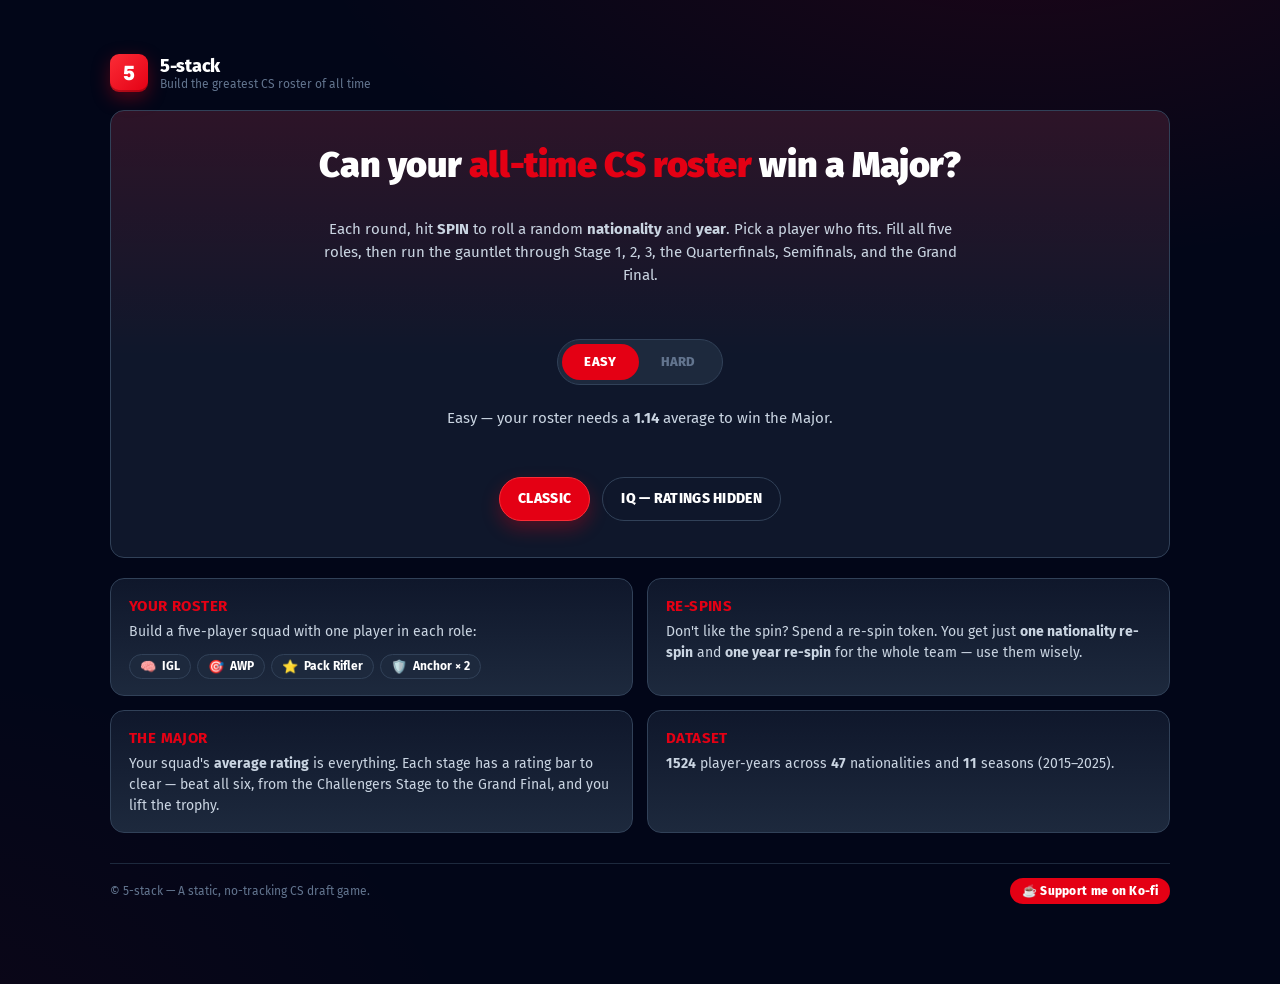
<file: index.html>
<!DOCTYPE html>
<html lang="en">
<head>
<meta charset="UTF-8">
<meta name="viewport" content="width=device-width, initial-scale=1, viewport-fit=cover">
<title>5-stack — Build the greatest CS roster</title>
<meta name="description" content="Draft legendary Counter-Strike players from years past, build your 5-stack, and chase the Major.">
<link rel="preconnect" href="https://fonts.googleapis.com">
<link rel="preconnect" href="https://fonts.gstatic.com" crossorigin>
<link href="https://fonts.googleapis.com/css2?family=Fira+Sans:wght@400;500;600;700;800;900&family=Geist+Mono:wght@500;600;700&display=swap" rel="stylesheet">
<style>
  :root {
    --bg: #020618;
    --bg-2: #0b1220;
    --panel: #0f172b;
    --panel-2: #1d293d;
    --line: #314158;
    --line-soft: #1d293d;
    --fg: #ffffff;
    --fg-sub: #cad5e2;
    --fg-mute: #62748e;
    --brand: #e40014;
    --brand-2: #fb2c36;
    --accent: #ff6568;
    --good: #00c758;
    --bad: #fb2c36;
    --gold: #fcbb00;
    --pill: #1d293d;
    --font-mono: "Geist Mono", ui-monospace, SFMono-Regular, Menlo, Monaco, Consolas, "Liberation Mono", monospace;
    --radius-md: 10px;
    --radius-lg: 14px;
    --radius-pill: 999px;
  }
  * { box-sizing: border-box; }
  html, body { margin: 0; padding: 0; }
  body {
    background:
      radial-gradient(1200px 600px at 80% -10%, rgba(228,0,20,0.12), transparent 60%),
      radial-gradient(1000px 700px at -10% 110%, rgba(228,0,20,0.05), transparent 60%),
      var(--bg);
    color: var(--fg);
    font-family: "Fira Sans", -apple-system, BlinkMacSystemFont, "Segoe UI", Roboto, Oxygen, Ubuntu, "Helvetica Neue", Arial, sans-serif;
    min-height: 100vh;
    -webkit-font-smoothing: antialiased;
  }
  a { color: var(--brand); text-decoration: none; }
  button { font-family: inherit; cursor: pointer; }
  .app { max-width: 1100px; margin: 0 auto; padding: 18px 20px 80px; }
  header.top {
    display: flex; align-items: center; justify-content: space-between;
    padding: 6px 0 18px;
  }
  .brand-wrap { display: flex; align-items: center; gap: 12px; }
  .brand-mark {
    width: 38px; height: 38px; border-radius: 9px;
    background: linear-gradient(135deg, var(--brand-2), var(--brand));
    display: grid; place-items: center;
    font-weight: 900; color: #fff; font-size: 20px; font-family: var(--font-mono);
    box-shadow: 0 6px 18px rgba(228,0,20,0.35), inset 0 -2px 0 rgba(0,0,0,0.25);
    letter-spacing: -0.5px;
  }
  .brand-title { font-weight: 800; letter-spacing: -0.3px; font-size: 18px; }
  .brand-sub { color: var(--fg-mute); font-size: 12px; }

  /* Headings */
  h1, h2, h3 { margin: 0; letter-spacing: -0.4px; }
  h1.hero { font-size: 36px; font-weight: 900; line-height: 1.05; }
  h1.hero .accent { color: var(--brand); }
  p.lead { color: var(--fg-sub); font-size: 15px; line-height: 1.55; }

  /* Buttons */
  .btn {
    display: inline-flex; align-items: center; justify-content: center; gap: 8px;
    height: 44px; padding: 0 18px; border-radius: var(--radius-pill);
    font-weight: 800; font-size: 14px; letter-spacing: 0.3px;
    border: 1px solid transparent; transition: transform .05s ease, background .15s, opacity .15s;
    text-transform: uppercase;
  }
  .btn:active { transform: scale(0.985); }
  .btn-primary { background: var(--brand); color: #fff; border-color: var(--brand-2); box-shadow: 0 8px 18px rgba(228,0,20,0.3); }
  .btn-primary:hover { background: var(--brand-2); }
  .btn-ghost { background: transparent; color: var(--fg); border-color: var(--line); }
  .btn-ghost:hover { background: var(--panel-2); }
  .btn-sm { height: 34px; padding: 0 12px; font-size: 12px; }
  .btn[disabled] { opacity: 0.4; cursor: not-allowed; }
  .mode-toggle {
    display: inline-flex; gap: 0; margin: 18px 0 0; padding: 4px;
    background: var(--panel-2); border: 1px solid var(--line); border-radius: var(--radius-pill);
  }
  .mode-btn {
    height: 36px; padding: 0 22px; border: none; background: transparent; cursor: pointer;
    color: var(--fg-mute); font-weight: 800; font-size: 13px; letter-spacing: 0.3px;
    text-transform: uppercase; border-radius: var(--radius-pill); transition: background .15s, color .15s;
  }
  .mode-btn.active { background: var(--brand); color: #fff; }
  .start-buttons { display: flex; gap: 12px; flex-wrap: wrap; margin-top: 14px; }

  /* Cards / panels */
  .panel {
    background: linear-gradient(180deg, var(--panel), var(--panel-2));
    border: 1px solid var(--line);
    border-radius: var(--radius-lg);
  }

  /* Home */
  .home-hero {
    display: grid; gap: 18px; padding: 36px 28px;
    text-align: center; place-items: center;
    background: linear-gradient(180deg, rgba(228,0,20,0.14), transparent 55%), var(--panel);
    border: 1px solid var(--line); border-radius: var(--radius-lg);
  }
  .home-grid { display: grid; gap: 14px; margin-top: 20px; }
  @media (min-width: 720px) { .home-grid { grid-template-columns: 1fr 1fr; } }
  .info-card { padding: 18px 18px 16px; }
  .info-card h3 { font-size: 15px; color: var(--brand); margin-bottom: 6px; letter-spacing: 0.4px; text-transform: uppercase; }
  .info-card p { margin: 0; color: var(--fg-sub); font-size: 14px; line-height: 1.5; }
  .role-row { display: flex; flex-wrap: wrap; gap: 6px; margin-top: 12px; }
  .role-chip {
    display: inline-flex; align-items: center; gap: 6px; padding: 4px 10px;
    background: var(--pill); border: 1px solid var(--line);
    border-radius: var(--radius-pill); font-size: 12px; font-weight: 700; color: var(--fg);
  }
  .role-chip .ico { font-size: 13px; }

  /* Draft layout */
  .draft-grid { display: grid; gap: 16px; align-items: start; }
  @media (min-width: 920px) {
    .draft-grid { grid-template-columns: 320px 1fr; }
    .app { padding-top: 48px; }
  }
  .stack { display: flex; flex-direction: column; gap: 14px; }

  /* Roster */
  .roster { padding: 14px; }
  .roster h2 { font-size: 13px; letter-spacing: 0.7px; text-transform: uppercase; color: var(--fg-sub); margin-bottom: 10px; }
  .slot {
    display: flex; align-items: center; gap: 12px;
    padding: 10px 12px; border-radius: 10px;
    background: var(--bg-2); border: 1px dashed var(--line); margin-bottom: 8px;
    min-height: 56px;
  }
  .slot.filled { border-style: solid; background: linear-gradient(180deg, #182040, #131a30); border-color: var(--line); }
  .slot[draggable="true"] { cursor: grab; }
  .slot.dragging { opacity: 0.5; }
  .slot.selected { border-style: solid; border-color: var(--accent); box-shadow: 0 0 0 2px rgba(255,101,104,0.35); }
  .slot.drop-ok { border-style: dashed; border-color: var(--accent); }
  .slot .role-ico {
    width: 36px; height: 36px; border-radius: 9px; display: grid; place-items: center;
    background: var(--panel-2); border: 1px solid var(--line); font-size: 18px;
  }
  .slot.filled .role-ico { background: rgba(228,0,20,0.16); border-color: rgba(228,0,20,0.5); }
  .slot .meta { flex: 1; min-width: 0; }
  .slot .role-label { font-size: 11px; color: var(--fg-mute); letter-spacing: 0.5px; text-transform: uppercase; }
  .slot .name { font-weight: 800; font-size: 14px; }
  .slot .name .empty { color: var(--fg-mute); font-weight: 600; }
  .slot .sub { font-size: 12px; color: var(--fg-sub); }
  .slot .rating-pill {
    padding: 4px 8px; border-radius: 8px; font-weight: 700; font-size: 13px;
    background: var(--brand); color: #fff; font-family: var(--font-mono);
  }

  .totals { padding: 14px; }
  .totals .total-row { display: flex; align-items: center; justify-content: space-between; padding: 4px 0; font-size: 13px; color: var(--fg-sub); }
  .totals .total-row strong { color: var(--fg); font-weight: 800; }

  /* Reroll display */
  .reroll-bar { display: flex; gap: 10px; flex-wrap: wrap; }
  .reroll-pill {
    display: inline-flex; align-items: center; gap: 8px;
    padding: 8px 12px; border-radius: 10px;
    background: var(--panel-2); border: 1px solid var(--line);
    font-size: 12px; color: var(--fg-sub); font-weight: 700;
  }
  .reroll-pill strong { color: var(--brand); font-weight: 900; font-size: 13px; }

  /* Roll display */
  .roll-card { padding: 18px; }
  .roll-title { font-size: 12px; color: var(--fg-mute); letter-spacing: 1px; text-transform: uppercase; }
  .roll-head { display: flex; align-items: center; justify-content: space-between; gap: 12px; flex-wrap: wrap; min-height: 34px; }
  .roll-actions { display: grid; grid-template-columns: 1fr 1fr; gap: 14px; width: 100%; }
  .spin-actions {
    width: 100%; max-width: 520px; min-height: 96px;
    display: flex; flex-direction: column; align-items: center; justify-content: center; gap: 10px;
  }

  /* ---- SPIN reel (82-0 style slot machine) ---- */
  .spin-stage { display: grid; gap: 14px; place-items: center; padding: 8px 0 4px; }
  .reels { display: grid; grid-template-columns: 1fr 1fr; gap: 14px; width: 100%; max-width: 520px; }
  @media (max-width: 480px) { .reels, .roll-actions { grid-template-columns: 1fr; } }
  .reel {
    position: relative; overflow: hidden;
    background: radial-gradient(120% 120% at 50% 0%, rgba(228,0,20,0.10), transparent 60%), var(--bg-2);
    border: 1px solid var(--line); border-radius: var(--radius-lg);
    padding: 16px 14px; min-height: 116px;
    display: grid; place-items: center; text-align: center;
  }
  .reel .reel-label {
    position: absolute; top: 10px; left: 0; right: 0;
    font-size: 10px; letter-spacing: 1.2px; text-transform: uppercase; color: var(--fg-mute); font-weight: 800;
  }
  .reel .reel-window { display: grid; place-items: center; gap: 6px; margin-top: 8px; }
  .reel .reel-flag { font-size: 38px; line-height: 1; }
  .reel .reel-value {
    font-weight: 900; font-size: 22px; letter-spacing: -0.4px; color: var(--fg);
    white-space: nowrap; max-width: 100%; overflow: hidden; text-overflow: ellipsis;
  }
  .reel.year .reel-value { font-family: var(--font-mono); font-size: 30px; }
  .reel .reel-value.placeholder { color: var(--fg-mute); }
  .reel.rolling .reel-window { filter: blur(0.4px); }
  .reel .reel-window.bump { animation: reelShake .12s ease-out; }
  .reel.rolling .reel-value { color: var(--accent); }
  .reel.settle .reel-window { animation: reelSettle .42s cubic-bezier(.18,.9,.28,1.2) both; }
  .reel.rolling::after, .reel.settle::after {
    content: ""; position: absolute; inset: 0; border-radius: var(--radius-lg);
    box-shadow: inset 0 0 0 1px rgba(228,0,20,0.45), 0 0 22px rgba(228,0,20,0.25);
    pointer-events: none;
  }
  @keyframes reelShake {
    0% { transform: translateY(-2px); } 50% { transform: translateY(2px); } 100% { transform: translateY(-2px); }
  }
  @keyframes reelSettle {
    0% { transform: translateY(-14px); opacity: 0.4; }
    60% { transform: translateY(3px); opacity: 1; }
    100% { transform: translateY(0); }
  }
  .btn-spin {
    width: 100%; max-width: 520px; height: 56px; font-size: 18px; letter-spacing: 2px;
    border-radius: var(--radius-md);
    background: linear-gradient(180deg, var(--brand-2), var(--brand)); color: #fff;
    border: 1px solid var(--brand-2);
    box-shadow: 0 10px 26px rgba(228,0,20,0.35), inset 0 1px 0 rgba(255,255,255,0.18);
  }
  .btn-spin:hover:not([disabled]) { filter: brightness(1.08); }
  .btn-spin[disabled] { opacity: 0.7; cursor: default; }

  /* Player list */
  .player-list { padding: 6px; display: grid; gap: 6px; align-content: start; max-height: 460px; overflow-y: auto; scrollbar-width: thin; scrollbar-color: var(--line) transparent; }
  .player-list::-webkit-scrollbar { width: 10px; }
  .player-list::-webkit-scrollbar-track { background: transparent; }
  .player-list::-webkit-scrollbar-thumb { background: var(--line); border-radius: var(--radius-pill); border: 2px solid var(--panel); }
  .player-list::-webkit-scrollbar-thumb:hover { background: var(--fg-mute); }
  .player-row {
    display: grid; grid-template-columns: 44px 1fr auto; align-items: center; gap: 12px;
    padding: 12px; border-radius: 10px;
    background: var(--bg-2); border: 1px solid var(--line);
    transition: background .12s, transform .05s ease, border-color .12s;
    text-align: left; color: var(--fg);
  }
  .player-row:hover { background: var(--panel-2); border-color: rgba(228,0,20,0.5); }
  .player-row:active { transform: scale(0.997); }
  .player-row .avatar {
    width: 44px; height: 44px; border-radius: 10px; display: grid; place-items: center;
    background: linear-gradient(135deg, #1d2444, #131830);
    font-weight: 900; font-size: 15px; color: var(--fg);
    border: 1px solid var(--line); letter-spacing: -0.5px;
  }
  .player-row .pname { font-weight: 800; font-size: 14px; }
  .player-row .proles { display: flex; gap: 6px; margin-top: 4px; flex-wrap: wrap; }
  .player-row .rating-pill {
    padding: 6px 10px; border-radius: 8px; font-weight: 700;
    background: var(--brand); color: #fff; font-size: 14px; font-family: var(--font-mono);
  }
  .player-row.disabled { opacity: 0.45; cursor: not-allowed; }
  .player-row.disabled:hover { background: var(--bg-2); border-color: var(--line); }
  .player-row.selected { border-color: var(--accent); box-shadow: 0 0 0 2px rgba(255,101,104,0.35); }


  /* Empty state for no matches */
  .no-players { padding: 24px; text-align: center; color: var(--fg-sub); }
  .no-players .big { font-size: 16px; color: var(--fg); font-weight: 800; margin-bottom: 6px; }

  /* Results */
  .results-hero { padding: 28px; text-align: center; }
  .results-hero .title { font-size: 32px; font-weight: 900; letter-spacing: -0.5px; }
  .results-hero .title.win { color: var(--gold); text-shadow: 0 0 30px rgba(252,187,0,0.4), 0 0 60px rgba(228,0,20,0.3); }
  .results-hero .title.loss { color: var(--fg); }
  .results-hero .sub { color: var(--fg-sub); margin-top: 6px; font-size: 14px; }
  .results-hero .trophy { font-size: 64px; line-height: 1; }
  .stages { padding: 8px 14px 14px; }
  .stage-row {
    display: grid; grid-template-columns: 28px 1fr auto; align-items: center; gap: 12px;
    padding: 12px 8px; border-bottom: 1px solid var(--line-soft);
  }
  .stage-row:last-child { border-bottom: none; }
  .stage-row .ico { font-size: 20px; }
  .stage-row .name { font-weight: 800; font-size: 14px; }
  .stage-row .desc { font-size: 12px; color: var(--fg-sub); }
  .stage-row .status {
    padding: 4px 10px; border-radius: 999px; font-weight: 800; font-size: 11px;
    letter-spacing: 0.5px; text-transform: uppercase;
  }
  .stage-row.passed .status { background: rgba(74,222,128,0.12); color: var(--good); border: 1px solid rgba(74,222,128,0.3); }
  .stage-row.failed .status { background: rgba(248,113,113,0.12); color: var(--bad); border: 1px solid rgba(248,113,113,0.3); }
  .stage-row.pending .status { background: var(--pill); color: var(--fg-mute); border: 1px solid var(--line); }

  .team-grid { padding: 14px; display: grid; gap: 8px; }
  .team-grid .slot { margin-bottom: 0; }

  .footer-bar { display: flex; gap: 12px; justify-content: center; padding: 16px 0 0; flex-wrap: wrap; }

  /* Misc */
  .row { display: flex; align-items: center; gap: 12px; flex-wrap: wrap; }
  .spacer { flex: 1; }
  .tiny { font-size: 11px; color: var(--fg-mute); }

  /* Fade-in for stage reveal */
  @keyframes fadeUp {
    from { opacity: 0; transform: translateY(6px); }
    to { opacity: 1; transform: translateY(0); }
  }
  .reveal { animation: fadeUp .35s ease both; }

  footer.site {
    border-top: 1px solid var(--line-soft); margin-top: 30px; padding-top: 14px;
    color: var(--fg-mute); font-size: 12px; display: flex; justify-content: space-between; align-items: center; flex-wrap: wrap; gap: 8px;
  }
  .kofi-btn {
    display: inline-flex; align-items: center; gap: 6px; padding: 6px 12px;
    border-radius: var(--radius-pill); background: var(--brand); color: #fff;
    font-weight: 800; font-size: 12px; letter-spacing: 0.3px; text-decoration: none;
    transition: background .15s;
  }
  .kofi-btn:hover { background: var(--brand-2); }
</style>
</head>
<body>
<div class="app">
  <header class="top">
    <div class="brand-wrap">
      <div class="brand-mark">5</div>
      <div>
        <div class="brand-title">5-stack</div>
        <div class="brand-sub">Build the greatest CS roster of all time</div>
      </div>
    </div>
    <div class="row">
      <button id="btn-restart" class="btn btn-ghost btn-sm" style="display:none">Restart</button>
    </div>
  </header>

  <main id="main"></main>

  <footer class="site">
    <span>© 5-stack — A static, no-tracking CS draft game.</span>
    <a class="kofi-btn" href="https://ko-fi.com/slessing" target="_blank" rel="noopener noreferrer">☕ Support me on Ko-fi</a>
  </footer>
</div>

<script>
/* =========================================================
   DATASET — Replace this CSV string with your own players.
   Columns: name, nationality, year, rating, roles
   Roles: pipe-separated; valid values are IGL, AWP, Pack Rifler, Anchor.
   A player may have 1 or 2 roles.
   ========================================================= */
const PLAYERS_CSV = `name,nationality,year,rating,roles
GuardiaN,Slovakia,2015,1.18,AWP
NiKo,Bosnia,2015,1.15,IGL|Pack Rifler|Anchor
device,Denmark,2015,1.14,AWP
oskar,Czechia,2015,1.14,AWP
s1mple,Ukraine,2015,1.13,AWP|Pack Rifler
kennyS,France,2015,1.13,AWP
olofmeister,Sweden,2015,1.11,Pack Rifler|Anchor
f0rest,Sweden,2015,1.11,Pack Rifler
rain,Norway,2015,1.11,IGL|Pack Rifler|Anchor
aizy,Denmark,2015,1.10,Pack Rifler
KRIMZ,Sweden,2015,1.10,Pack Rifler|Anchor
Happy,France,2015,1.10,Pack Rifler
SZPERO,Poland,2015,1.10,Anchor
WorldEdit,Russia,2015,1.09,AWP
coldzera,Brazil,2015,1.08,Anchor
flamie,Russia,2015,1.08,Anchor
nitr0,USA,2015,1.08,IGL|Pack Rifler|Anchor
flusha,Sweden,2015,1.07,Anchor
Skadoodle,USA,2015,1.07,AWP
jdm64,USA,2015,1.06,AWP
GeT_RiGhT,Sweden,2015,1.06,Anchor
dream3r,Bulgaria,2015,1.05,Anchor
dupreeh,Denmark,2015,1.05,Pack Rifler|Anchor
Snax,Poland,2015,1.05,IGL|Anchor
Xyp9x,Denmark,2015,1.04,Anchor
NBK-,France,2015,1.04,IGL|Anchor
MICHU,Poland,2015,1.04,Pack Rifler|Anchor
chrisJ,Netherlands,2015,1.04,IGL|AWP|Pack Rifler|Anchor
shox,France,2015,1.04,Pack Rifler
bondik,Ukraine,2015,1.04,Anchor
jkaem,Norway,2015,1.04,Anchor
dennis,Sweden,2015,1.03,Anchor
ScreaM,Belgium,2015,1.03,Pack Rifler
Hiko,USA,2015,1.03,Pack Rifler
allu,Finland,2015,1.02,AWP
seized,Russia,2015,1.02,Anchor
apEX,France,2015,1.02,IGL|Pack Rifler|Anchor
fer,Brazil,2015,1.02,Pack Rifler|Anchor
cajunb,Denmark,2015,1.01,Anchor
FalleN,Brazil,2015,1.01,IGL|AWP
fox,Portugal,2015,1.01,Anchor
JW,Sweden,2015,1.01,IGL|AWP
Kjaerbye,Denmark,2015,1.00,Pack Rifler|Anchor
Pimp,Denmark,2015,1.00,Anchor
shroud,Canada,2015,0.99,Pack Rifler
pashaBiceps,Poland,2015,0.99,Pack Rifler
byali,Poland,2015,0.99,Pack Rifler
n0thing,USA,2015,0.98,Pack Rifler|Anchor
karrigan,Denmark,2015,0.98,IGL
kioShiMa,France,2015,0.98,Pack Rifler
TENZKI,Denmark,2015,0.98,Anchor
nex,Germany,2015,0.98,Anchor
tarik,USA,2015,0.97,Pack Rifler|Anchor
markeloff,Ukraine,2015,0.97,AWP
adreN,USA,2015,0.97,Pack Rifler|Anchor
v1c7oR,Bulgaria,2015,0.97,Pack Rifler|Anchor
Xizt,Sweden,2015,0.97,IGL|Anchor
NEO,Poland,2015,0.96,Pack Rifler|Anchor
EliGE,USA,2015,0.96,Pack Rifler
Maikelele,Sweden,2015,0.96,Pack Rifler|Anchor
RpK,France,2015,0.96,Anchor
innocent,Poland,2015,0.95,Anchor
znajder,Sweden,2015,0.95,Anchor
FugLy,USA,2015,0.95,Anchor
ANGE1,Ukraine,2015,0.95,Anchor
Edward,Ukraine,2015,0.94,Anchor
reltuC,USA,2015,0.94,Anchor
Furlan,Poland,2015,0.94,Anchor
TaZ,Poland,2015,0.94,IGL|Anchor
hazed,USA,2015,0.94,Anchor
freakazoid,USA,2015,0.93,Pack Rifler|Anchor
spyleadeR,Bulgaria,2015,0.93,Pack Rifler|Anchor
bubble,Bulgaria,2015,0.92,Pack Rifler|Anchor
Zeus,Ukraine,2015,0.92,IGL
boltz,Brazil,2015,0.92,Pack Rifler|Anchor
DavCost,Russia,2015,0.92,Anchor
Ex6TenZ,Belgium,2015,0.90,Pack Rifler|Anchor
friberg,Sweden,2015,0.90,Pack Rifler|Anchor
STYKO,Slovakia,2015,0.90,IGL|Pack Rifler|Anchor
SmithZz,France,2015,0.89,Pack Rifler|Anchor
FNS,Canada,2015,0.89,Pack Rifler|Anchor
oskarish,Poland,2015,0.88,Pack Rifler|Anchor
steel,Brazil,2015,0.86,Pack Rifler|Anchor
denis,Germany,2015,0.86,Pack Rifler|Anchor
kUcheR,Russia,2015,0.85,Anchor
MSL,Denmark,2015,0.85,IGL|AWP
pronax,Sweden,2015,0.82,IGL|Anchor
B1ad3,Ukraine,2015,0.81,IGL
nkl,Bulgaria,2015,0.78,Anchor
gob b,Germany,2015,0.73,IGL|Anchor
Loord,Poland,2015,0.69,Anchor
oskar,Czechia,2016,1.19,AWP
coldzera,Brazil,2016,1.19,Anchor
device,Denmark,2016,1.17,AWP
NiKo,Bosnia,2016,1.16,IGL|Pack Rifler|Anchor
s1mple,Ukraine,2016,1.13,AWP|Pack Rifler
shox,France,2016,1.12,Pack Rifler
HEN1,Brazil,2016,1.12,AWP|Pack Rifler
autimatic,USA,2016,1.11,AWP|Pack Rifler
ScreaM,Belgium,2016,1.11,Pack Rifler
FalleN,Brazil,2016,1.10,IGL|AWP
Magisk,Denmark,2016,1.10,IGL|Pack Rifler|Anchor
kennyS,France,2016,1.10,AWP
flusha,Sweden,2016,1.10,Anchor
twist,Sweden,2016,1.09,Pack Rifler|Anchor
f0rest,Sweden,2016,1.09,Pack Rifler
dennis,Sweden,2016,1.08,Anchor
Kjaerbye,Denmark,2016,1.08,Pack Rifler|Anchor
GuardiaN,Slovakia,2016,1.08,AWP
GeT_RiGhT,Sweden,2016,1.07,Anchor
olofmeister,Sweden,2016,1.07,Pack Rifler|Anchor
dupreeh,Denmark,2016,1.07,Pack Rifler|Anchor
mixwell,Spain,2016,1.07,Pack Rifler|Anchor
k0nfig,Denmark,2016,1.07,Pack Rifler|Anchor
cajunb,Denmark,2016,1.07,Anchor
WorldEdit,Russia,2016,1.07,AWP
rain,Norway,2016,1.06,IGL|Pack Rifler|Anchor
valde,Denmark,2016,1.06,IGL|Pack Rifler|Anchor
bubble,Bulgaria,2016,1.06,Pack Rifler|Anchor
fer,Brazil,2016,1.06,Pack Rifler|Anchor
flamie,Russia,2016,1.05,Anchor
boltz,Brazil,2016,1.05,Pack Rifler|Anchor
shroud,Canada,2016,1.04,Pack Rifler
JW,Sweden,2016,1.04,IGL|AWP
AdreN,Kazakhstan,2016,1.04,Pack Rifler|Anchor
Furlan,Poland,2016,1.04,Anchor
znajder,Sweden,2016,1.03,Anchor
STYKO,Slovakia,2016,1.03,IGL|Pack Rifler|Anchor
Stewie2K,USA,2016,1.03,Pack Rifler|Anchor
Snax,Poland,2016,1.03,IGL|Anchor
fnx,Brazil,2016,1.03,Pack Rifler|Anchor
dream3r,Bulgaria,2016,1.03,Anchor
chrisJ,Netherlands,2016,1.03,IGL|AWP|Pack Rifler|Anchor
nex,Germany,2016,1.03,Anchor
allu,Finland,2016,1.03,AWP
loWel,Spain,2016,1.02,Pack Rifler|Anchor
felps,Brazil,2016,1.02,Pack Rifler|Anchor
RUSH,USA,2016,1.02,Pack Rifler|Anchor
DeadFox,Hungary,2016,1.01,Pack Rifler|Anchor
mou,Kazakhstan,2016,1.01,AWP
Skadoodle,USA,2016,1.01,AWP
EliGE,USA,2016,1.00,Pack Rifler
Happy,France,2016,1.00,Pack Rifler
jks,Australia,2016,1.00,Pack Rifler|Anchor
ShahZaM,USA,2016,1.00,AWP
Lekr0,Sweden,2016,1.00,Pack Rifler|Anchor
byali,Poland,2016,1.00,Pack Rifler
aizy,Denmark,2016,1.00,Pack Rifler
tarik,USA,2016,1.00,Pack Rifler|Anchor
koosta,USA,2016,0.99,Pack Rifler|Anchor
Xyp9x,Denmark,2016,0.99,Anchor
AZR,Australia,2016,0.99,IGL|Anchor
disco doplan,Sweden,2016,0.99,Pack Rifler|Anchor
roca,USA,2016,0.99,Pack Rifler|Anchor
bondik,Ukraine,2016,0.99,Anchor
Edward,Ukraine,2016,0.99,Anchor
NAF,Canada,2016,0.99,Pack Rifler|Anchor
KRIMZ,Sweden,2016,0.99,Pack Rifler|Anchor
MODDII,Sweden,2016,0.99,Pack Rifler|Anchor
ryx,USA,2016,0.98,Pack Rifler|Anchor
SicK,USA,2016,0.98,Pack Rifler|Anchor
apEX,France,2016,0.98,IGL|Pack Rifler|Anchor
rallen,Poland,2016,0.98,Pack Rifler|Anchor
Hiko,USA,2016,0.97,Pack Rifler
seized,Russia,2016,0.97,Anchor
nitr0,USA,2016,0.97,IGL|Pack Rifler|Anchor
Rickeh,Australia,2016,0.97,Pack Rifler|Anchor
Xizt,Sweden,2016,0.97,IGL|Anchor
n0thing,USA,2016,0.97,Pack Rifler|Anchor
RpK,France,2016,0.97,Anchor
RUBINO,Norway,2016,0.97,Pack Rifler|Anchor
TaZ,Poland,2016,0.96,IGL|Anchor
TACO,Brazil,2016,0.96,Anchor
Relyks,USA,2016,0.96,Anchor
gla1ve,Denmark,2016,0.96,IGL|Anchor
somebody,China,2016,0.96,Pack Rifler|Anchor
pyth,Sweden,2016,0.96,AWP
stanislaw,Canada,2016,0.96,IGL|Anchor
LUCAS1,Brazil,2016,0.96,Pack Rifler|Anchor
jkaem,Norway,2016,0.96,Anchor
jdm64,USA,2016,0.96,AWP
bodyy,France,2016,0.96,Pack Rifler|Anchor
v1c7oR,Bulgaria,2016,0.95,Pack Rifler|Anchor
USTILO,Australia,2016,0.95,Pack Rifler|Anchor
Zero,Slovakia,2016,0.95,Pack Rifler|Anchor
NEO,Poland,2016,0.95,Pack Rifler|Anchor
Pimp,Denmark,2016,0.95,Anchor
NBK-,France,2016,0.95,IGL|Anchor
GruBy,Poland,2016,0.95,Pack Rifler|Anchor
friberg,Sweden,2016,0.94,Pack Rifler|Anchor
Ex6TenZ,Belgium,2016,0.94,Pack Rifler|Anchor
markeloff,Ukraine,2016,0.94,AWP
kioShiMa,France,2016,0.94,Pack Rifler
Spiidi,Germany,2016,0.94,Pack Rifler|Anchor
DD,China,2016,0.94,Pack Rifler|Anchor
fox,Portugal,2016,0.93,Anchor
Friis,Denmark,2016,0.93,Pack Rifler|Anchor
captainMo,China,2016,0.93,Pack Rifler|Anchor
Zeus,Ukraine,2016,0.93,IGL
SEMPHIS,Canada,2016,0.93,IGL|Anchor
pashaBiceps,Poland,2016,0.93,Pack Rifler
TENZKI,Denmark,2016,0.92,Anchor
ANGE1,Ukraine,2016,0.92,Anchor
Dosia,Russia,2016,0.91,Pack Rifler|Anchor
just9n,USA,2016,0.91,Pack Rifler|Anchor
SmithZz,France,2016,0.91,Pack Rifler|Anchor
Maikelele,Sweden,2016,0.91,Pack Rifler|Anchor
wenton,Sweden,2016,0.90,Pack Rifler|Anchor
karrigan,Denmark,2016,0.90,IGL
Summer,China,2016,0.89,Pack Rifler|Anchor
hazed,USA,2016,0.89,Anchor
SIXER,France,2016,0.89,Pack Rifler|Anchor
Attacker,China,2016,0.89,Pack Rifler|Anchor
spyleadeR,Bulgaria,2016,0.89,Pack Rifler|Anchor
denis,Germany,2016,0.89,Pack Rifler|Anchor
electroNic,Russia,2016,0.89,IGL|Pack Rifler|Anchor
DEVIL,France,2016,0.88,Pack Rifler|Anchor
Hyper,Poland,2016,0.88,Pack Rifler|Anchor
SHOOWTiME,Brazil,2016,0.88,Pack Rifler|Anchor
freakazoid,USA,2016,0.87,Pack Rifler|Anchor
repo,Poland,2016,0.87,Pack Rifler|Anchor
adreN,USA,2016,0.86,Pack Rifler|Anchor
FugLy,USA,2016,0.86,Anchor
wayLander,Russia,2016,0.86,AWP|Pack Rifler|Anchor
Snappi,Denmark,2016,0.86,IGL|Anchor
yam,Australia,2016,0.86,Pack Rifler|Anchor
AcilioN,Denmark,2016,0.86,IGL|Anchor
Shara,Ukraine,2016,0.85,Pack Rifler|Anchor
reltuC,USA,2016,0.85,Anchor
daps,Canada,2016,0.85,IGL|Pack Rifler|Anchor
spaze,Russia,2016,0.85,Anchor
FNS,Canada,2016,0.84,Pack Rifler|Anchor
MSL,Denmark,2016,0.83,IGL|AWP
hooch,Russia,2016,0.82,IGL|Pack Rifler|Anchor
pronax,Sweden,2016,0.82,IGL|Anchor
seang@res,USA,2016,0.80,IGL|Pack Rifler|Anchor
zews,Brazil,2016,0.80,IGL|Pack Rifler|Anchor
nkl,Bulgaria,2016,0.79,Anchor
Slemmy,USA,2016,0.78,Pack Rifler|Anchor
B1ad3,Ukraine,2016,0.78,IGL
XANTARES,Turkey,2017,1.29,Pack Rifler
NiKo,Bosnia,2017,1.23,IGL|Pack Rifler|Anchor
s1mple,Ukraine,2017,1.22,AWP|Pack Rifler
coldzera,Brazil,2017,1.21,Anchor
fer,Brazil,2017,1.20,Pack Rifler|Anchor
rain,Norway,2017,1.17,IGL|Pack Rifler|Anchor
tabseN,Germany,2017,1.16,IGL|Pack Rifler|Anchor
device,Denmark,2017,1.15,AWP
Calyx,Turkey,2017,1.15,Pack Rifler|Anchor
oskar,Czechia,2017,1.15,AWP
Twistzz,Canada,2017,1.14,IGL|Pack Rifler|Anchor
paz,Turkey,2017,1.14,Pack Rifler|Anchor
k0nfig,Denmark,2017,1.14,Pack Rifler|Anchor
kennyS,France,2017,1.14,AWP
fnx,Brazil,2017,1.13,Pack Rifler|Anchor
EliGE,USA,2017,1.13,Pack Rifler
Lekr0,Sweden,2017,1.12,Pack Rifler|Anchor
ShahZaM,USA,2017,1.12,AWP
boltz,Brazil,2017,1.12,Pack Rifler|Anchor
dupreeh,Denmark,2017,1.12,Pack Rifler|Anchor
FalleN,Brazil,2017,1.11,IGL|AWP
Stewie2K,USA,2017,1.11,Pack Rifler|Anchor
NAF,Canada,2017,1.11,Pack Rifler|Anchor
JUGi,Denmark,2017,1.11,AWP|Pack Rifler|Anchor
nex,Germany,2017,1.11,Anchor
GuardiaN,Slovakia,2017,1.11,AWP
draken,Sweden,2017,1.11,AWP
olofmeister,Sweden,2017,1.10,Pack Rifler|Anchor
ropz,Estonia,2017,1.10,Pack Rifler|Anchor
suNny,Finland,2017,1.10,Pack Rifler|Anchor
HObbit,Kazakhstan,2017,1.10,Pack Rifler|Anchor
HS,Estonia,2017,1.09,Pack Rifler|Anchor
REZ,Sweden,2017,1.09,Pack Rifler|Anchor
Rickeh,Australia,2017,1.09,Pack Rifler|Anchor
GeT_RiGhT,Sweden,2017,1.09,Anchor
ScreaM,Belgium,2017,1.09,Pack Rifler
flamie,Russia,2017,1.08,Anchor
Magisk,Denmark,2017,1.08,IGL|Pack Rifler|Anchor
JW,Sweden,2017,1.08,IGL|AWP
autimatic,USA,2017,1.08,AWP|Pack Rifler
HEN1,Brazil,2017,1.08,AWP|Pack Rifler
Xyp9x,Denmark,2017,1.08,Anchor
amanek,France,2017,1.08,Pack Rifler|Anchor
AdreN,Kazakhstan,2017,1.08,Pack Rifler|Anchor
ANGE1,Ukraine,2017,1.08,Anchor
Kjaerbye,Denmark,2017,1.08,Pack Rifler|Anchor
cajunb,Denmark,2017,1.08,Anchor
f0rest,Sweden,2017,1.08,Pack Rifler
valde,Denmark,2017,1.07,IGL|Pack Rifler|Anchor
shox,France,2017,1.07,Pack Rifler
LUCAS1,Brazil,2017,1.07,Pack Rifler|Anchor
RpK,France,2017,1.07,Anchor
electroNic,Russia,2017,1.07,IGL|Pack Rifler|Anchor
apEX,France,2017,1.07,IGL|Pack Rifler|Anchor
twist,Sweden,2017,1.07,Pack Rifler|Anchor
NBK-,France,2017,1.07,IGL|Anchor
Ethan,USA,2017,1.06,Pack Rifler|Anchor
flusha,Sweden,2017,1.06,Anchor
mou,Kazakhstan,2017,1.06,AWP
felps,Brazil,2017,1.05,Pack Rifler|Anchor
mixwell,Spain,2017,1.05,Pack Rifler|Anchor
niko,Denmark,2017,1.05,Anchor
MICHU,Poland,2017,1.04,Pack Rifler|Anchor
ISSAA,Jordan,2017,1.04,Pack Rifler|Anchor
woxic,Turkey,2017,1.04,AWP
jks,Australia,2017,1.04,Pack Rifler|Anchor
allu,Finland,2017,1.04,AWP
Zero,Slovakia,2017,1.04,Pack Rifler|Anchor
Happy,France,2017,1.03,Pack Rifler
tarik,USA,2017,1.03,Pack Rifler|Anchor
pashaBiceps,Poland,2017,1.03,Pack Rifler
dennis,Sweden,2017,1.03,Anchor
USTILO,Australia,2017,1.03,Pack Rifler|Anchor
bodyy,France,2017,1.02,Pack Rifler|Anchor
byali,Poland,2017,1.02,Pack Rifler
Snax,Poland,2017,1.02,IGL|Anchor
KRIMZ,Sweden,2017,1.02,Pack Rifler|Anchor
kNgV-,Brazil,2017,1.02,Pack Rifler|Anchor
bondik,Ukraine,2017,1.02,Anchor
aizy,Denmark,2017,1.02,Pack Rifler
loWel,Spain,2017,1.02,Pack Rifler|Anchor
kioShiMa,France,2017,1.02,Pack Rifler
disco doplan,Sweden,2017,1.01,Pack Rifler|Anchor
RUSH,USA,2017,1.01,Pack Rifler|Anchor
koosta,USA,2017,1.01,Pack Rifler|Anchor
AZR,Australia,2017,1.01,IGL|Anchor
devoduvek,France,2017,1.01,Pack Rifler|Anchor
Skadoodle,USA,2017,1.01,AWP
steel,Brazil,2017,1.00,Pack Rifler|Anchor
Dosia,Russia,2017,1.00,Pack Rifler|Anchor
MAJ3R,Turkey,2017,1.00,IGL|Anchor
ngiN,Turkey,2017,1.00,Pack Rifler|Anchor
DeadFox,Hungary,2017,0.99,Pack Rifler|Anchor
gla1ve,Denmark,2017,0.99,IGL|Anchor
reltuC,USA,2017,0.99,Anchor
WorldEdit,Russia,2017,0.99,AWP
MODDII,Sweden,2017,0.99,Pack Rifler|Anchor
chrisJ,Netherlands,2017,0.99,IGL|AWP|Pack Rifler|Anchor
jdm64,USA,2017,0.99,AWP
Xizt,Sweden,2017,0.99,IGL|Anchor
Snappi,Denmark,2017,0.98,IGL|Anchor
fitch,Kazakhstan,2017,0.98,Pack Rifler|Anchor
Edward,Ukraine,2017,0.98,Anchor
Nifty,USA,2017,0.98,AWP
SZPERO,Poland,2017,0.98,Anchor
keev,Germany,2017,0.98,Pack Rifler|Anchor
stanislaw,Canada,2017,0.98,IGL|Anchor
STYKO,Slovakia,2017,0.98,IGL|Pack Rifler|Anchor
SicK,USA,2017,0.97,Pack Rifler|Anchor
nitr0,USA,2017,0.97,IGL|Pack Rifler|Anchor
denis,Germany,2017,0.97,Pack Rifler|Anchor
MSL,Denmark,2017,0.96,IGL|AWP
xms,France,2017,0.96,Pack Rifler|Anchor
TACO,Brazil,2017,0.96,Anchor
n0thing,USA,2017,0.96,Pack Rifler|Anchor
shroud,Canada,2017,0.96,Pack Rifler
znajder,Sweden,2017,0.96,Anchor
rallen,Poland,2017,0.95,Pack Rifler|Anchor
markeloff,Ukraine,2017,0.95,AWP
friberg,Sweden,2017,0.95,Pack Rifler|Anchor
karrigan,Denmark,2017,0.94,IGL
mouz,Poland,2017,0.94,Pack Rifler|Anchor
NEO,Poland,2017,0.94,Pack Rifler|Anchor
Spiidi,Germany,2017,0.94,Pack Rifler|Anchor
es3tag,Denmark,2017,0.93,AWP|Pack Rifler|Anchor
SIXER,France,2017,0.93,Pack Rifler|Anchor
Zeus,Ukraine,2017,0.93,IGL
Furlan,Poland,2017,0.92,Anchor
seized,Russia,2017,0.91,Anchor
TaZ,Poland,2017,0.90,IGL|Anchor
DESPE,Turkey,2017,0.90,Pack Rifler|Anchor
Golden,Sweden,2017,0.90,IGL|Anchor
gob b,Germany,2017,0.89,IGL|Anchor
LEGIJA,Germany,2017,0.88,IGL|Anchor
seang@res,USA,2017,0.88,IGL|Pack Rifler|Anchor
jasonR,Canada,2017,0.87,Pack Rifler|Anchor
wayLander,Russia,2017,0.87,AWP|Pack Rifler|Anchor
FNS,Canada,2017,0.84,Pack Rifler|Anchor
pronax,Sweden,2017,0.78,IGL|Anchor
B1ad3,Ukraine,2017,0.77,IGL
s1mple,Ukraine,2018,1.34,AWP|Pack Rifler
device,Denmark,2018,1.23,AWP
XANTARES,Turkey,2018,1.23,Pack Rifler
NiKo,Bosnia,2018,1.21,IGL|Pack Rifler|Anchor
tabseN,Germany,2018,1.20,IGL|Pack Rifler|Anchor
woxic,Turkey,2018,1.19,AWP
sergej,Finland,2018,1.18,Pack Rifler|Anchor
Ethan,USA,2018,1.18,Pack Rifler|Anchor
electroNic,Russia,2018,1.17,IGL|Pack Rifler|Anchor
dupreeh,Denmark,2018,1.17,Pack Rifler|Anchor
Magisk,Denmark,2018,1.15,IGL|Pack Rifler|Anchor
NAF,Canada,2018,1.15,Pack Rifler|Anchor
coldzera,Brazil,2018,1.14,Anchor
valde,Denmark,2018,1.13,IGL|Pack Rifler|Anchor
Aerial,Finland,2018,1.13,Pack Rifler|Anchor
autimatic,USA,2018,1.13,AWP|Pack Rifler
oskar,Czechia,2018,1.12,AWP
gla1ve,Denmark,2018,1.12,IGL|Anchor
Twistzz,Canada,2018,1.12,IGL|Pack Rifler|Anchor
Xyp9x,Denmark,2018,1.12,Anchor
Brehze,USA,2018,1.12,Pack Rifler|Anchor
suNny,Finland,2018,1.11,Pack Rifler|Anchor
CeRq,Bulgaria,2018,1.11,AWP
allu,Finland,2018,1.11,AWP
apEX,France,2018,1.10,IGL|Pack Rifler|Anchor
k0nfig,Denmark,2018,1.10,Pack Rifler|Anchor
ISSAA,Jordan,2018,1.10,Pack Rifler|Anchor
amanek,France,2018,1.09,Pack Rifler|Anchor
Kjaerbye,Denmark,2018,1.09,Pack Rifler|Anchor
EliGE,USA,2018,1.09,Pack Rifler
nex,Germany,2018,1.09,Anchor
GuardiaN,Slovakia,2018,1.09,AWP
KRIMZ,Sweden,2018,1.09,Pack Rifler|Anchor
kennyS,France,2018,1.08,AWP
Calyx,Turkey,2018,1.08,Pack Rifler|Anchor
ropz,Estonia,2018,1.08,Pack Rifler|Anchor
es3tag,Denmark,2018,1.08,AWP|Pack Rifler|Anchor
JUGi,Denmark,2018,1.07,AWP|Pack Rifler|Anchor
FalleN,Brazil,2018,1.07,IGL|AWP
rain,Norway,2018,1.07,IGL|Pack Rifler|Anchor
twist,Sweden,2018,1.07,Pack Rifler|Anchor
mertz,Denmark,2018,1.07,AWP
stanislaw,Canada,2018,1.07,IGL|Anchor
mixwell,Spain,2018,1.07,Pack Rifler|Anchor
flamie,Russia,2018,1.07,Anchor
cajunb,Denmark,2018,1.06,Anchor
Brollan,Sweden,2018,1.06,IGL|Pack Rifler|Anchor
REZ,Sweden,2018,1.06,Pack Rifler|Anchor
f0rest,Sweden,2018,1.06,Pack Rifler
shox,France,2018,1.06,Pack Rifler
fer,Brazil,2018,1.06,Pack Rifler|Anchor
paz,Turkey,2018,1.05,Pack Rifler|Anchor
cromen,Norway,2018,1.05,Pack Rifler|Anchor
BnTeT,Indonesia,2018,1.05,IGL|Pack Rifler|Anchor
mou,Kazakhstan,2018,1.05,AWP
tarik,USA,2018,1.05,Pack Rifler|Anchor
flusha,Sweden,2018,1.04,Anchor
nitr0,USA,2018,1.04,IGL|Pack Rifler|Anchor
smooya,UK,2018,1.04,AWP
hampus,Sweden,2018,1.04,IGL|Pack Rifler|Anchor
Lekr0,Sweden,2018,1.04,Pack Rifler|Anchor
draken,Sweden,2018,1.04,AWP
GruBy,Poland,2018,1.04,Pack Rifler|Anchor
Stewie2K,USA,2018,1.04,Pack Rifler|Anchor
disco doplan,Sweden,2018,1.03,Pack Rifler|Anchor
dennis,Sweden,2018,1.03,Anchor
NBK-,France,2018,1.03,IGL|Anchor
aizy,Denmark,2018,1.03,Pack Rifler
HObbit,Kazakhstan,2018,1.03,Pack Rifler|Anchor
olofmeister,Sweden,2018,1.02,Pack Rifler|Anchor
jks,Australia,2018,1.02,Pack Rifler|Anchor
jkaem,Norway,2018,1.02,Anchor
Furlan,Poland,2018,1.02,Anchor
ScreaM,Belgium,2018,1.02,Pack Rifler
bondik,Ukraine,2018,1.02,Anchor
chrisJ,Netherlands,2018,1.02,IGL|AWP|Pack Rifler|Anchor
JW,Sweden,2018,1.01,IGL|AWP
Skadoodle,USA,2018,1.01,AWP
FugLy,USA,2018,1.01,Anchor
kioShiMa,France,2018,1.01,Pack Rifler
Aleksib,Finland,2018,1.01,IGL|Pack Rifler|Anchor
hAdji,France,2018,1.01,IGL|Pack Rifler|Anchor
gade,Denmark,2018,1.01,IGL|Pack Rifler|Anchor
AdreN,Kazakhstan,2018,1.00,Pack Rifler|Anchor
RUSH,USA,2018,1.00,Pack Rifler|Anchor
niko,Denmark,2018,1.00,Anchor
MICHU,Poland,2018,1.00,Pack Rifler|Anchor
snatchie,Poland,2018,1.00,Pack Rifler|Anchor
MAJ3R,Turkey,2018,1.00,IGL|Anchor
Gratisfaction,New Zealand,2018,1.00,AWP
cadiaN,Denmark,2018,0.99,IGL|AWP|Pack Rifler
ShahZaM,USA,2018,0.99,AWP
ALEX,UK,2018,0.99,IGL|Anchor
Happy,France,2018,0.99,Pack Rifler
Edward,Ukraine,2018,0.99,Anchor
somebody,China,2018,0.98,Pack Rifler|Anchor
ANDROID,Canada,2018,0.98,Pack Rifler|Anchor
Snax,Poland,2018,0.98,IGL|Anchor
chopper,Russia,2018,0.98,IGL|Anchor
to1nou,Belgium,2018,0.98,Pack Rifler|Anchor
byali,Poland,2018,0.98,Pack Rifler
DD,China,2018,0.98,Pack Rifler|Anchor
mir,Russia,2018,0.98,Pack Rifler|Anchor
freddieb,Sweden,2018,0.97,Pack Rifler|Anchor
pashaBiceps,Poland,2018,0.97,Pack Rifler
Snappi,Denmark,2018,0.97,IGL|Anchor
xseveN,Finland,2018,0.97,Pack Rifler|Anchor
xccurate,Indonesia,2018,0.97,Pack Rifler|Anchor
jR,Ukraine,2018,0.97,Pack Rifler|Anchor
GeT_RiGhT,Sweden,2018,0.97,Anchor
ANGE1,Ukraine,2018,0.97,Anchor
tiziaN,Germany,2018,0.97,Pack Rifler|Anchor
devoduvek,France,2018,0.96,Pack Rifler|Anchor
MSL,Denmark,2018,0.96,IGL|AWP
seized,Russia,2018,0.95,Anchor
friberg,Sweden,2018,0.95,Pack Rifler|Anchor
TACO,Brazil,2018,0.95,Anchor
dephh,UK,2018,0.95,Pack Rifler|Anchor
MODDII,Sweden,2018,0.95,Pack Rifler|Anchor
AZR,Australia,2018,0.95,IGL|Anchor
Dosia,Russia,2018,0.95,Pack Rifler|Anchor
boltz,Brazil,2018,0.94,Pack Rifler|Anchor
bodyy,France,2018,0.94,Pack Rifler|Anchor
TOAO,Poland,2018,0.94,Pack Rifler|Anchor
STYKO,Slovakia,2018,0.94,IGL|Pack Rifler|Anchor
steel,Brazil,2018,0.94,Pack Rifler|Anchor
yay,USA,2018,0.94,Pack Rifler|Anchor
Nifty,USA,2018,0.93,AWP
RpK,France,2018,0.93,Anchor
Liazz,Australia,2018,0.93,Pack Rifler|Anchor
Ex6TenZ,Belgium,2018,0.93,Pack Rifler|Anchor
phr,Poland,2018,0.93,Pack Rifler|Anchor
LOGAN,France,2018,0.93,Pack Rifler|Anchor
AcilioN,Denmark,2018,0.92,IGL|Anchor
Zeus,Ukraine,2018,0.92,IGL
karrigan,Denmark,2018,0.92,IGL
DeadFox,Hungary,2018,0.91,Pack Rifler|Anchor
gob b,Germany,2018,0.91,IGL|Anchor
Xizt,Sweden,2018,0.91,IGL|Anchor
daps,Canada,2018,0.91,IGL|Pack Rifler|Anchor
RUBINO,Norway,2018,0.90,Pack Rifler|Anchor
USTILO,Australia,2018,0.90,Pack Rifler|Anchor
ngiN,Turkey,2018,0.90,Pack Rifler|Anchor
hutji,Russia,2018,0.89,Pack Rifler|Anchor
Golden,Sweden,2018,0.88,IGL|Anchor
captainMo,China,2018,0.86,Pack Rifler|Anchor
NEO,Poland,2018,0.86,Pack Rifler|Anchor
SmithZz,France,2018,0.80,Pack Rifler|Anchor
s1mple,Ukraine,2019,1.29,AWP|Pack Rifler
ZywOo,France,2019,1.28,AWP|Pack Rifler|Anchor
device,Denmark,2019,1.21,AWP
electroNic,Russia,2019,1.20,IGL|Pack Rifler|Anchor
EliGE,USA,2019,1.19,Pack Rifler
Jame,Russia,2019,1.19,IGL|AWP|Pack Rifler
ropz,Estonia,2019,1.17,Pack Rifler|Anchor
huNter-,Bosnia,2019,1.17,IGL|Pack Rifler|Anchor
NiKo,Bosnia,2019,1.16,IGL|Pack Rifler|Anchor
NAF,Canada,2019,1.15,Pack Rifler|Anchor
Magisk,Denmark,2019,1.15,IGL|Pack Rifler|Anchor
KSCERATO,Brazil,2019,1.15,Pack Rifler|Anchor
woxic,Turkey,2019,1.14,AWP
nexa,Serbia,2019,1.14,IGL|Pack Rifler|Anchor
Brehze,USA,2019,1.13,Pack Rifler|Anchor
coldzera,Brazil,2019,1.13,Anchor
frozen,Slovakia,2019,1.13,Pack Rifler|Anchor
XANTARES,Turkey,2019,1.12,Pack Rifler
kennyS,France,2019,1.12,AWP
xsepower,Russia,2019,1.12,AWP
Twistzz,Canada,2019,1.12,IGL|Pack Rifler|Anchor
jks,Australia,2019,1.12,Pack Rifler|Anchor
acoR,Denmark,2019,1.11,AWP
blameF,Denmark,2019,1.11,IGL|Pack Rifler|Anchor
roeJ,Denmark,2019,1.11,Pack Rifler|Anchor
poizon,Bulgaria,2019,1.11,AWP
sergej,Finland,2019,1.10,Pack Rifler|Anchor
Bubzkji,Denmark,2019,1.10,Pack Rifler|Anchor
HEN1,Brazil,2019,1.10,AWP|Pack Rifler
CeRq,Bulgaria,2019,1.09,AWP
dupreeh,Denmark,2019,1.09,Pack Rifler|Anchor
Ethan,USA,2019,1.09,Pack Rifler|Anchor
tabseN,Germany,2019,1.09,IGL|Pack Rifler|Anchor
Xyp9x,Denmark,2019,1.09,Anchor
Qikert,Kazakhstan,2019,1.09,Pack Rifler|Anchor
fer,Brazil,2019,1.09,Pack Rifler|Anchor
yuurih,Brazil,2019,1.09,Pack Rifler|Anchor
KRIMZ,Sweden,2019,1.08,Pack Rifler|Anchor
stavn,Denmark,2019,1.08,AWP|Pack Rifler|Anchor
Brollan,Sweden,2019,1.08,IGL|Pack Rifler|Anchor
sjuush,Denmark,2019,1.08,Pack Rifler|Anchor
valde,Denmark,2019,1.08,IGL|Pack Rifler|Anchor
jkaem,Norway,2019,1.07,Anchor
allu,Finland,2019,1.07,AWP
ottoNd,Finland,2019,1.07,AWP
flusha,Sweden,2019,1.06,Anchor
rain,Norway,2019,1.06,IGL|Pack Rifler|Anchor
aizy,Denmark,2019,1.06,Pack Rifler
Boombl4,Russia,2019,1.05,IGL|Anchor
buster,Kazakhstan,2019,1.05,Pack Rifler|Anchor
Kjaerbye,Denmark,2019,1.05,Pack Rifler|Anchor
dexter,Australia,2019,1.05,IGL|Pack Rifler|Anchor
flamie,Russia,2019,1.05,Anchor
Plopski,Sweden,2019,1.05,Pack Rifler|Anchor
JW,Sweden,2019,1.04,IGL|AWP
gla1ve,Denmark,2019,1.04,IGL|Anchor
f0rest,Sweden,2019,1.04,Pack Rifler
shox,France,2019,1.04,Pack Rifler
SHiPZ,Bulgaria,2019,1.04,Pack Rifler|Anchor
es3tag,Denmark,2019,1.04,AWP|Pack Rifler|Anchor
autimatic,USA,2019,1.03,AWP|Pack Rifler
k0nfig,Denmark,2019,1.03,Pack Rifler|Anchor
kioShiMa,France,2019,1.03,Pack Rifler
chrisJ,Netherlands,2019,1.03,IGL|AWP|Pack Rifler|Anchor
suNny,Finland,2019,1.03,Pack Rifler|Anchor
Stewie2K,USA,2019,1.03,Pack Rifler|Anchor
amanek,France,2019,1.03,Pack Rifler|Anchor
FalleN,Brazil,2019,1.03,IGL|AWP
b0RUP,Denmark,2019,1.02,Pack Rifler|Anchor
NBK-,France,2019,1.02,IGL|Anchor
Sico,New Zealand,2019,1.02,Pack Rifler|Anchor
LUCAS1,Brazil,2019,1.02,Pack Rifler|Anchor
Edward,Ukraine,2019,1.02,Anchor
almazer,Russia,2019,1.01,Pack Rifler|Anchor
apEX,France,2019,1.01,IGL|Pack Rifler|Anchor
FL1T,Russia,2019,1.01,Pack Rifler|Anchor
EspiranTo,Lithuania,2019,1.01,Pack Rifler|Anchor
JACKZ,France,2019,1.01,Pack Rifler|Anchor
nitr0,USA,2019,1.01,IGL|Pack Rifler|Anchor
Liazz,Australia,2019,1.01,Pack Rifler|Anchor
GuardiaN,Slovakia,2019,1.01,AWP
olofmeister,Sweden,2019,1.01,Pack Rifler|Anchor
REZ,Sweden,2019,1.00,Pack Rifler|Anchor
arT,Brazil,2019,1.00,IGL|AWP|Pack Rifler|Anchor
twist,Sweden,2019,1.00,Pack Rifler|Anchor
cadiaN,Denmark,2019,1.00,IGL|AWP|Pack Rifler
broky,Latvia,2019,1.00,AWP|Pack Rifler
Aleksib,Finland,2019,1.00,IGL|Pack Rifler|Anchor
facecrack,Russia,2019,1.00,Pack Rifler|Anchor
felps,Brazil,2019,1.00,Pack Rifler|Anchor
JUGi,Denmark,2019,1.00,AWP|Pack Rifler|Anchor
tarik,USA,2019,0.99,Pack Rifler|Anchor
Aerial,Finland,2019,0.99,Pack Rifler|Anchor
friberg,Sweden,2019,0.98,Pack Rifler|Anchor
dennis,Sweden,2019,0.98,Anchor
niko,Denmark,2019,0.98,Anchor
ALEX,UK,2019,0.97,IGL|Anchor
Jerry,Russia,2019,0.97,IGL|Pack Rifler|Anchor
Lekr0,Sweden,2019,0.97,Pack Rifler|Anchor
draken,Sweden,2019,0.97,AWP
Snappi,Denmark,2019,0.97,IGL|Anchor
Lucky,France,2019,0.96,Pack Rifler|Anchor
gade,Denmark,2019,0.96,IGL|Pack Rifler|Anchor
Gratisfaction,New Zealand,2019,0.96,AWP
VINI,Brazil,2019,0.96,Pack Rifler|Anchor
xseveN,Finland,2019,0.96,Pack Rifler|Anchor
v1c7oR,Bulgaria,2019,0.95,Pack Rifler|Anchor
RpK,France,2019,0.95,Anchor
refrezh,Denmark,2019,0.95,Pack Rifler|Anchor
kNgV-,Brazil,2019,0.94,Pack Rifler|Anchor
nex,Germany,2019,0.94,Anchor
phr,Poland,2019,0.94,Pack Rifler|Anchor
ableJ,Brazil,2019,0.94,Pack Rifler|Anchor
stanislaw,Canada,2019,0.94,IGL|Anchor
karrigan,Denmark,2019,0.94,IGL
AZR,Australia,2019,0.93,IGL|Anchor
SANJI,Uzbekistan,2019,0.93,Pack Rifler|Anchor
fitch,Kazakhstan,2019,0.93,Pack Rifler|Anchor
LETN1,Serbia,2019,0.93,Pack Rifler|Anchor
TACO,Brazil,2019,0.93,Anchor
RUSH,USA,2019,0.92,Pack Rifler|Anchor
blocker,Bulgaria,2019,0.92,Pack Rifler|Anchor
Zeus,Ukraine,2019,0.92,IGL
koosta,USA,2019,0.92,Pack Rifler|Anchor
cajunb,Denmark,2019,0.91,Anchor
bubble,Bulgaria,2019,0.91,Pack Rifler|Anchor
AdreN,Kazakhstan,2019,0.91,Pack Rifler|Anchor
NaToSaphiX,Denmark,2019,0.90,IGL|AWP|Pack Rifler|Anchor
MSL,Denmark,2019,0.90,IGL|AWP
Golden,Sweden,2019,0.90,IGL|Anchor
Xizt,Sweden,2019,0.89,IGL|Anchor
malta,Australia,2019,0.88,Pack Rifler|Anchor
KrizzeN,Kazakhstan,2019,0.88,Pack Rifler|Anchor
GeT_RiGhT,Sweden,2019,0.87,Anchor
daps,Canada,2019,0.87,IGL|Pack Rifler|Anchor
tiziaN,Germany,2019,0.86,Pack Rifler|Anchor
DickStacy,Australia,2019,0.86,Pack Rifler|Anchor
NEO,Poland,2019,0.85,Pack Rifler|Anchor
gob b,Germany,2019,0.85,IGL|Anchor
HUNDEN,Denmark,2019,0.84,IGL|Pack Rifler|Anchor
TeSeS,Denmark,2019,0.83,Pack Rifler|Anchor
ZywOo,France,2020,1.28,AWP|Pack Rifler|Anchor
s1mple,Ukraine,2020,1.28,AWP|Pack Rifler
device,Denmark,2020,1.20,AWP
NiKo,Bosnia,2020,1.18,IGL|Pack Rifler|Anchor
blameF,Denmark,2020,1.17,IGL|Pack Rifler|Anchor
EliGE,USA,2020,1.16,Pack Rifler
ropz,Estonia,2020,1.16,Pack Rifler|Anchor
mir,Russia,2020,1.16,Pack Rifler|Anchor
yuurih,Brazil,2020,1.14,Pack Rifler|Anchor
electroNic,Russia,2020,1.14,IGL|Pack Rifler|Anchor
KSCERATO,Brazil,2020,1.14,Pack Rifler|Anchor
HEN1,Brazil,2020,1.13,AWP|Pack Rifler
syrsoN,Germany,2020,1.12,AWP
floppy,USA,2020,1.12,Pack Rifler|Anchor
jks,Australia,2020,1.11,Pack Rifler|Anchor
acoR,Denmark,2020,1.11,AWP
xsepower,Russia,2020,1.11,AWP
Brehze,USA,2020,1.10,Pack Rifler|Anchor
k0nfig,Denmark,2020,1.10,Pack Rifler|Anchor
mantuu,Poland,2020,1.10,AWP|Pack Rifler
NAF,Canada,2020,1.09,Pack Rifler|Anchor
dupreeh,Denmark,2020,1.09,Pack Rifler|Anchor
stavn,Denmark,2020,1.09,AWP|Pack Rifler|Anchor
valde,Denmark,2020,1.09,IGL|Pack Rifler|Anchor
CeRq,Bulgaria,2020,1.09,AWP
Magisk,Denmark,2020,1.09,IGL|Pack Rifler|Anchor
XANTARES,Turkey,2020,1.09,Pack Rifler
Brollan,Sweden,2020,1.09,IGL|Pack Rifler|Anchor
Jame,Russia,2020,1.08,IGL|AWP|Pack Rifler
Bubzkji,Denmark,2020,1.08,Pack Rifler|Anchor
huNter-,Bosnia,2020,1.08,IGL|Pack Rifler|Anchor
FL1T,Russia,2020,1.08,Pack Rifler|Anchor
allu,Finland,2020,1.08,AWP
Ethan,USA,2020,1.08,Pack Rifler|Anchor
es3tag,Denmark,2020,1.08,AWP|Pack Rifler|Anchor
Xyp9x,Denmark,2020,1.07,Anchor
REZ,Sweden,2020,1.07,Pack Rifler|Anchor
FalleN,Brazil,2020,1.07,IGL|AWP
nawwk,Sweden,2020,1.07,AWP
oSee,USA,2020,1.07,AWP
KRIMZ,Sweden,2020,1.07,Pack Rifler|Anchor
frozen,Slovakia,2020,1.07,Pack Rifler|Anchor
broky,Latvia,2020,1.07,AWP|Pack Rifler
zehN,Finland,2020,1.06,Pack Rifler|Anchor
tabseN,Germany,2020,1.06,IGL|Pack Rifler|Anchor
oBo,USA,2020,1.06,Pack Rifler|Anchor
niko,Denmark,2020,1.06,Anchor
Twistzz,Canada,2020,1.06,IGL|Pack Rifler|Anchor
cadiaN,Denmark,2020,1.06,IGL|AWP|Pack Rifler
TeSeS,Denmark,2020,1.06,Pack Rifler|Anchor
Jerry,Russia,2020,1.06,IGL|Pack Rifler|Anchor
iDISBALANCE,Russia,2020,1.06,AWP
Qikert,Kazakhstan,2020,1.05,Pack Rifler|Anchor
jkaem,Norway,2020,1.05,Anchor
Farlig,Denmark,2020,1.05,AWP|Pack Rifler
nexa,Serbia,2020,1.05,IGL|Pack Rifler|Anchor
Plopski,Sweden,2020,1.05,Pack Rifler|Anchor
sjuush,Denmark,2020,1.05,Pack Rifler|Anchor
Maden,Montenegro,2020,1.05,Pack Rifler|Anchor
Sonic,South Africa,2020,1.05,Pack Rifler|Anchor
kennyS,France,2020,1.05,AWP
woxic,Turkey,2020,1.04,AWP
coldzera,Brazil,2020,1.04,Anchor
shox,France,2020,1.04,Pack Rifler
poizon,Bulgaria,2020,1.04,AWP
autimatic,USA,2020,1.04,AWP|Pack Rifler
Gratisfaction,New Zealand,2020,1.04,AWP
Lekr0,Sweden,2020,1.04,Pack Rifler|Anchor
arT,Brazil,2020,1.03,IGL|AWP|Pack Rifler|Anchor
STYKO,Slovakia,2020,1.03,IGL|Pack Rifler|Anchor
fer,Brazil,2020,1.03,Pack Rifler|Anchor
koosta,USA,2020,1.03,Pack Rifler|Anchor
Xeppaa,USA,2020,1.03,Pack Rifler|Anchor
YEKINDAR,Latvia,2020,1.03,IGL|Pack Rifler|Anchor
roeJ,Denmark,2020,1.02,Pack Rifler|Anchor
kNgV-,Brazil,2020,1.02,Pack Rifler|Anchor
gla1ve,Denmark,2020,1.02,IGL|Anchor
ISSAA,Jordan,2020,1.02,Pack Rifler|Anchor
Grim,USA,2020,1.01,Pack Rifler|Anchor
rain,Norway,2020,1.01,IGL|Pack Rifler|Anchor
buster,Kazakhstan,2020,1.01,Pack Rifler|Anchor
sdy,Ukraine,2020,1.01,IGL|Pack Rifler|Anchor
BnTeT,Indonesia,2020,1.01,IGL|Pack Rifler|Anchor
tarik,USA,2020,1.01,Pack Rifler|Anchor
flusha,Sweden,2020,1.01,Anchor
RpK,France,2020,1.00,Anchor
apEX,France,2020,1.00,IGL|Pack Rifler|Anchor
facecrack,Russia,2020,1.00,Pack Rifler|Anchor
magixx,Russia,2020,1.00,IGL|Pack Rifler|Anchor
JW,Sweden,2020,0.99,IGL|AWP
leaf,USA,2020,0.99,Pack Rifler|Anchor
hampus,Sweden,2020,0.99,IGL|Pack Rifler|Anchor
VINI,Brazil,2020,0.99,Pack Rifler|Anchor
motm,USA,2020,0.99,Pack Rifler|Anchor
NBK-,France,2020,0.99,IGL|Anchor
Aleksib,Finland,2020,0.99,IGL|Pack Rifler|Anchor
Liazz,Australia,2020,0.98,Pack Rifler|Anchor
tiziaN,Germany,2020,0.98,Pack Rifler|Anchor
chopper,Russia,2020,0.98,IGL|Anchor
misutaaa,France,2020,0.98,Pack Rifler|Anchor
almazer,Russia,2020,0.98,Pack Rifler|Anchor
Boombl4,Russia,2020,0.98,IGL|Anchor
JACKZ,France,2020,0.98,Pack Rifler|Anchor
Bymas,Lithuania,2020,0.98,Pack Rifler|Anchor
twist,Sweden,2020,0.98,Pack Rifler|Anchor
Perfecto,Russia,2020,0.98,IGL|Pack Rifler|Anchor
s0m,USA,2020,0.98,Pack Rifler|Anchor
Jamppi,Finland,2020,0.97,Pack Rifler|Anchor
Stewie2K,USA,2020,0.97,Pack Rifler|Anchor
amanek,France,2020,0.97,Pack Rifler|Anchor
AZR,Australia,2020,0.97,IGL|Anchor
Kjaerbye,Denmark,2020,0.96,Pack Rifler|Anchor
flamie,Russia,2020,0.96,Anchor
vanity,USA,2020,0.96,Pack Rifler|Anchor
stanislaw,Canada,2020,0.96,IGL|Anchor
sergej,Finland,2020,0.95,Pack Rifler|Anchor
k1to,Germany,2020,0.95,Pack Rifler|Anchor
suNny,Finland,2020,0.95,Pack Rifler|Anchor
RUSH,USA,2020,0.95,Pack Rifler|Anchor
Maikelele,Sweden,2020,0.95,Pack Rifler|Anchor
xseveN,Finland,2020,0.94,Pack Rifler|Anchor
Jonji,Canada,2020,0.94,Pack Rifler|Anchor
Aerial,Finland,2020,0.94,Pack Rifler|Anchor
b0RUP,Denmark,2020,0.93,Pack Rifler|Anchor
nitr0,USA,2020,0.93,IGL|Pack Rifler|Anchor
meyern,Argentina,2020,0.92,AWP|Pack Rifler|Anchor
trk,Brazil,2020,0.92,Pack Rifler|Anchor
SANJI,Uzbekistan,2020,0.91,Pack Rifler|Anchor
Golden,Sweden,2020,0.91,IGL|Anchor
TACO,Brazil,2020,0.90,Anchor
chrisJ,Netherlands,2020,0.89,IGL|AWP|Pack Rifler|Anchor
olofmeister,Sweden,2020,0.89,Pack Rifler|Anchor
AcilioN,Denmark,2020,0.89,IGL|Anchor
JT,South Africa,2020,0.88,IGL|Pack Rifler|Anchor
karrigan,Denmark,2020,0.88,IGL
daps,Canada,2020,0.86,IGL|Pack Rifler|Anchor
AdreN,Kazakhstan,2020,0.82,Pack Rifler|Anchor
kRYSTAL,Germany,2020,0.79,IGL|Pack Rifler|Anchor
HUNDEN,Denmark,2020,0.79,IGL|Pack Rifler|Anchor
s1mple,Ukraine,2021,1.34,AWP|Pack Rifler
ZywOo,France,2021,1.29,AWP|Pack Rifler|Anchor
sh1ro,Russia,2021,1.22,AWP
roeJ,Denmark,2021,1.20,Pack Rifler|Anchor
NiKo,Bosnia,2021,1.19,IGL|Pack Rifler|Anchor
HObbit,Kazakhstan,2021,1.16,Pack Rifler|Anchor
Ax1Le,Russia,2021,1.16,Pack Rifler|Anchor
ropz,Estonia,2021,1.15,Pack Rifler|Anchor
Jame,Russia,2021,1.14,IGL|AWP|Pack Rifler
KSCERATO,Brazil,2021,1.14,Pack Rifler|Anchor
El1an,Russia,2021,1.14,AWP
device,Denmark,2021,1.14,AWP
electroNic,Russia,2021,1.13,IGL|Pack Rifler|Anchor
blameF,Denmark,2021,1.13,IGL|Pack Rifler|Anchor
YEKINDAR,Latvia,2021,1.13,IGL|Pack Rifler|Anchor
Spinx,Israel,2021,1.12,Pack Rifler|Anchor
frozen,Slovakia,2021,1.12,Pack Rifler|Anchor
Twistzz,Canada,2021,1.12,IGL|Pack Rifler|Anchor
NAF,Canada,2021,1.12,Pack Rifler|Anchor
mir,Russia,2021,1.11,Pack Rifler|Anchor
FL1T,Russia,2021,1.11,Pack Rifler|Anchor
huNter-,Bosnia,2021,1.10,IGL|Pack Rifler|Anchor
mantuu,Poland,2021,1.10,AWP|Pack Rifler
b1t,Ukraine,2021,1.09,Pack Rifler|Anchor
flameZ,Israel,2021,1.09,Pack Rifler|Anchor
broky,Latvia,2021,1.09,AWP|Pack Rifler
degster,Russia,2021,1.09,AWP
yuurih,Brazil,2021,1.08,Pack Rifler|Anchor
EliGE,USA,2021,1.08,Pack Rifler
XANTARES,Turkey,2021,1.08,Pack Rifler
k0nfig,Denmark,2021,1.08,Pack Rifler|Anchor
SunPayus,Spain,2021,1.07,AWP
Brollan,Sweden,2021,1.07,IGL|Pack Rifler|Anchor
stavn,Denmark,2021,1.07,AWP|Pack Rifler|Anchor
valde,Denmark,2021,1.07,IGL|Pack Rifler|Anchor
Maden,Montenegro,2021,1.07,Pack Rifler|Anchor
dycha,Poland,2021,1.07,Pack Rifler|Anchor
tabseN,Germany,2021,1.07,IGL|Pack Rifler|Anchor
STYKO,Slovakia,2021,1.07,IGL|Pack Rifler|Anchor
mezii,UK,2021,1.07,Pack Rifler|Anchor
nicoodoz,Denmark,2021,1.06,AWP|Pack Rifler
dennyslaw,Bulgaria,2021,1.06,Pack Rifler|Anchor
syrsoN,Germany,2021,1.06,AWP
cadiaN,Denmark,2021,1.06,IGL|AWP|Pack Rifler
TeSeS,Denmark,2021,1.06,Pack Rifler|Anchor
REZ,Sweden,2021,1.06,Pack Rifler|Anchor
zorte,Russia,2021,1.06,AWP
jabbi,Denmark,2021,1.05,Pack Rifler|Anchor
hampus,Sweden,2021,1.05,IGL|Pack Rifler|Anchor
Farlig,Denmark,2021,1.04,AWP|Pack Rifler
hades,Poland,2021,1.04,AWP
dupreeh,Denmark,2021,1.04,Pack Rifler|Anchor
KRIMZ,Sweden,2021,1.04,Pack Rifler|Anchor
Forester,Russia,2021,1.04,Pack Rifler|Anchor
nafany,Russia,2021,1.03,IGL|Pack Rifler|Anchor
Perfecto,Russia,2021,1.03,IGL|Pack Rifler|Anchor
sdy,Ukraine,2021,1.03,IGL|Pack Rifler|Anchor
sjuush,Denmark,2021,1.03,Pack Rifler|Anchor
Magisk,Denmark,2021,1.03,IGL|Pack Rifler|Anchor
SHiPZ,Bulgaria,2021,1.03,Pack Rifler|Anchor
mopoz,Spain,2021,1.02,Pack Rifler|Anchor
arT,Brazil,2021,1.02,IGL|AWP|Pack Rifler|Anchor
alex,Spain,2021,1.02,Pack Rifler|Anchor
poizon,Bulgaria,2021,1.02,AWP
Brehze,USA,2021,1.02,Pack Rifler|Anchor
Qikert,Kazakhstan,2021,1.02,Pack Rifler|Anchor
Bymas,Lithuania,2021,1.02,Pack Rifler|Anchor
Krad,Russia,2021,1.02,Pack Rifler|Anchor
Ethan,USA,2021,1.01,Pack Rifler|Anchor
buster,Kazakhstan,2021,1.01,Pack Rifler|Anchor
misutaaa,France,2021,1.01,Pack Rifler|Anchor
acoR,Denmark,2021,1.01,AWP
oBo,USA,2021,1.01,Pack Rifler|Anchor
rain,Norway,2021,1.01,IGL|Pack Rifler|Anchor
KENSI,Russia,2021,1.01,Pack Rifler|Anchor
refrezh,Denmark,2021,1.01,Pack Rifler|Anchor
nawwk,Sweden,2021,1.00,AWP
zehN,Finland,2021,1.00,Pack Rifler|Anchor
niko,Denmark,2021,1.00,Anchor
shox,France,2021,1.00,Pack Rifler
FalleN,Brazil,2021,1.00,IGL|AWP
jks,Australia,2021,0.99,Pack Rifler|Anchor
magixx,Russia,2021,0.99,IGL|Pack Rifler|Anchor
Jerry,Russia,2021,0.99,IGL|Pack Rifler|Anchor
ISSAA,Jordan,2021,0.99,Pack Rifler|Anchor
amanek,France,2021,0.99,Pack Rifler|Anchor
apEX,France,2021,0.99,IGL|Pack Rifler|Anchor
coldzera,Brazil,2021,0.98,Anchor
Plopski,Sweden,2021,0.98,Pack Rifler|Anchor
ALEX,UK,2021,0.98,IGL|Anchor
Stewie2K,USA,2021,0.98,Pack Rifler|Anchor
Boombl4,Russia,2021,0.98,IGL|Anchor
Zyphon,Denmark,2021,0.97,Pack Rifler|Anchor
Aleksib,Finland,2021,0.97,IGL|Pack Rifler|Anchor
CeRq,Bulgaria,2021,0.97,AWP
kennyS,France,2021,0.97,AWP
nexa,Serbia,2021,0.97,IGL|Pack Rifler|Anchor
VINI,Brazil,2021,0.97,Pack Rifler|Anchor
Rainwaker,Bulgaria,2021,0.97,Pack Rifler|Anchor
MICHU,Poland,2021,0.97,Pack Rifler|Anchor
DeathZz,Spain,2021,0.97,Pack Rifler|Anchor
es3tag,Denmark,2021,0.96,AWP|Pack Rifler|Anchor
Bubzkji,Denmark,2021,0.96,Pack Rifler|Anchor
NickelBack,Russia,2021,0.96,Pack Rifler|Anchor
gla1ve,Denmark,2021,0.96,IGL|Anchor
Jackinho,Sweden,2021,0.96,AWP
Grim,USA,2021,0.95,Pack Rifler|Anchor
Duplicate,Bulgaria,2021,0.95,
Xyp9x,Denmark,2021,0.95,Anchor
dexter,Australia,2021,0.95,IGL|Pack Rifler|Anchor
Snappi,Denmark,2021,0.95,IGL|Anchor
almazer,Russia,2021,0.94,Pack Rifler|Anchor
chopper,Russia,2021,0.94,IGL|Anchor
interz,Russia,2021,0.94,Pack Rifler|Anchor
k1to,Germany,2021,0.94,Pack Rifler|Anchor
doto,Finland,2021,0.94,Pack Rifler|Anchor
olofmeister,Sweden,2021,0.94,Pack Rifler|Anchor
Lucky,Denmark,2021,0.93,Pack Rifler|Anchor
Lack1,Kazakhstan,2021,0.93,Pack Rifler|Anchor
tarik,USA,2021,0.93,Pack Rifler|Anchor
JACKZ,France,2021,0.92,Pack Rifler|Anchor
LNZ,Sweden,2021,0.91,IGL|Pack Rifler|Anchor
karrigan,Denmark,2021,0.91,IGL
gade,Denmark,2021,0.91,IGL|Pack Rifler|Anchor
Kyojin,France,2021,0.91,Pack Rifler|Anchor
SANJI,Uzbekistan,2021,0.91,Pack Rifler|Anchor
RpK,France,2021,0.90,Anchor
tiziaN,Germany,2021,0.90,Pack Rifler|Anchor
junior,USA,2021,0.89,AWP
dav1g,Spain,2021,0.89,Pack Rifler|Anchor
RUSH,USA,2021,0.89,Pack Rifler|Anchor
HooXi,Denmark,2021,0.88,IGL|Anchor
stanislaw,Canada,2021,0.87,IGL|Anchor
honda,Brazil,2021,0.86,Anchor
ztr,Sweden,2021,0.86,Anchor
JW,Sweden,2021,0.82,IGL|AWP
Golden,Sweden,2021,0.79,IGL|Anchor
sh1ro,Russia,2022,1.26,AWP
s1mple,Ukraine,2022,1.26,AWP|Pack Rifler
XANTARES,Turkey,2022,1.25,Pack Rifler
ZywOo,France,2022,1.24,AWP|Pack Rifler|Anchor
blameF,Denmark,2022,1.21,IGL|Pack Rifler|Anchor
Ax1Le,Russia,2022,1.21,Pack Rifler|Anchor
NiKo,Bosnia,2022,1.20,IGL|Pack Rifler|Anchor
stavn,Denmark,2022,1.16,AWP|Pack Rifler|Anchor
degster,Russia,2022,1.15,AWP
m0NESY,Russia,2022,1.15,AWP
frozen,Slovakia,2022,1.15,Pack Rifler|Anchor
KSCERATO,Brazil,2022,1.14,Pack Rifler|Anchor
SunPayus,Spain,2022,1.14,AWP
YEKINDAR,Latvia,2022,1.14,IGL|Pack Rifler|Anchor
broky,Latvia,2022,1.13,AWP|Pack Rifler
Patsi,Russia,2022,1.13,Pack Rifler|Anchor
w0nderful,Ukraine,2022,1.13,AWP
ropz,Estonia,2022,1.12,Pack Rifler|Anchor
yuurih,Brazil,2022,1.12,Pack Rifler|Anchor
FASHR,Netherlands,2022,1.12,Pack Rifler|Anchor
Twistzz,Canada,2022,1.11,IGL|Pack Rifler|Anchor
huNter-,Bosnia,2022,1.11,IGL|Pack Rifler|Anchor
HObbit,Kazakhstan,2022,1.10,Pack Rifler|Anchor
syrsoN,Germany,2022,1.10,AWP
Jame,Russia,2022,1.10,IGL|AWP|Pack Rifler
flameZ,Israel,2022,1.09,Pack Rifler|Anchor
Spinx,Israel,2022,1.09,Pack Rifler|Anchor
NAF,Canada,2022,1.09,Pack Rifler|Anchor
EliGE,USA,2022,1.09,Pack Rifler
dycha,Poland,2022,1.08,Pack Rifler|Anchor
electroNic,Russia,2022,1.08,IGL|Pack Rifler|Anchor
b1t,Ukraine,2022,1.08,Pack Rifler|Anchor
FL1T,Russia,2022,1.08,Pack Rifler|Anchor
rain,Norway,2022,1.08,IGL|Pack Rifler|Anchor
woxic,Turkey,2022,1.07,AWP
bodyy,France,2022,1.07,Pack Rifler|Anchor
Forester,Russia,2022,1.07,Pack Rifler|Anchor
REZ,Sweden,2022,1.07,Pack Rifler|Anchor
TeSeS,Denmark,2022,1.07,Pack Rifler|Anchor
cadiaN,Denmark,2022,1.06,IGL|AWP|Pack Rifler
zorte,Russia,2022,1.06,AWP
fame,Russia,2022,1.06,Pack Rifler|Anchor
dumau,Brazil,2022,1.06,Pack Rifler|Anchor
roeJ,Denmark,2022,1.06,Pack Rifler|Anchor
Grim,USA,2022,1.06,Pack Rifler|Anchor
torzsi,Hungary,2022,1.06,AWP
k0nfig,Denmark,2022,1.06,Pack Rifler|Anchor
floppy,USA,2022,1.06,Pack Rifler|Anchor
Brollan,Sweden,2022,1.05,IGL|Pack Rifler|Anchor
xertioN,Israel,2022,1.05,IGL|Pack Rifler|Anchor
nicoodoz,Denmark,2022,1.05,AWP|Pack Rifler
alex,Spain,2022,1.05,Pack Rifler|Anchor
fer,Brazil,2022,1.05,Pack Rifler|Anchor
tabseN,Germany,2022,1.04,IGL|Pack Rifler|Anchor
sjuush,Denmark,2022,1.04,Pack Rifler|Anchor
Magisk,Denmark,2022,1.04,IGL|Pack Rifler|Anchor
oSee,USA,2022,1.04,AWP
hades,Poland,2022,1.04,AWP
Perfecto,Russia,2022,1.04,IGL|Pack Rifler|Anchor
shalfey,Russia,2022,1.03,Pack Rifler|Anchor
Bymas,Lithuania,2022,1.03,Pack Rifler|Anchor
magixx,Russia,2022,1.03,IGL|Pack Rifler|Anchor
jabbi,Denmark,2022,1.03,Pack Rifler|Anchor
jks,Australia,2022,1.03,Pack Rifler|Anchor
mezii,UK,2022,1.03,Pack Rifler|Anchor
afro,France,2022,1.02,Pack Rifler|Anchor
Djoko,France,2022,1.02,Pack Rifler|Anchor
El1an,Russia,2022,1.02,AWP
faveN,Germany,2022,1.02,Pack Rifler|Anchor
boltz,Brazil,2022,1.01,Pack Rifler|Anchor
arT,Brazil,2022,1.01,IGL|AWP|Pack Rifler|Anchor
valde,Denmark,2022,1.01,IGL|Pack Rifler|Anchor
imoRR,Turkey,2022,1.01,Pack Rifler|Anchor
KENSI,Russia,2022,1.01,Pack Rifler|Anchor
n0rb3r7,Russia,2022,1.00,Pack Rifler|Anchor
NickelBack,Russia,2022,1.00,Pack Rifler|Anchor
hampus,Sweden,2022,1.00,IGL|Pack Rifler|Anchor
rigoN,Switzerland,2022,1.00,Pack Rifler|Anchor
dupreeh,Denmark,2022,1.00,Pack Rifler|Anchor
saffee,Brazil,2022,1.00,Pack Rifler|Anchor
S1ren,Russia,2022,1.00,Pack Rifler|Anchor
Ex3rcice,France,2022,1.00,Pack Rifler|Anchor
Zyphon,Denmark,2022,1.00,Pack Rifler|Anchor
Maden,Montenegro,2022,1.00,Pack Rifler|Anchor
Staehr,Denmark,2022,0.99,Pack Rifler|Anchor
FalleN,Brazil,2022,0.99,IGL|AWP
NEOFRAG,Czechia,2022,0.98,Pack Rifler|Anchor
mopoz,Spain,2022,0.98,Pack Rifler|Anchor
chopper,Russia,2022,0.98,IGL|Anchor
interz,Russia,2022,0.98,Pack Rifler|Anchor
sdy,Ukraine,2022,0.98,IGL|Pack Rifler|Anchor
FaNg,Canada,2022,0.98,Pack Rifler|Anchor
juanflatroo,Kosovo,2022,0.97,Pack Rifler|Anchor
JDC,Germany,2022,0.97,Pack Rifler|Anchor
latto,Brazil,2022,0.97,Pack Rifler|Anchor
Boombl4,Russia,2022,0.97,IGL|Anchor
KRIMZ,Sweden,2022,0.97,Pack Rifler|Anchor
Krimbo,Germany,2022,0.96,Pack Rifler|Anchor
Norwi,Russia,2022,0.96,Pack Rifler|Anchor
Lack1,Kazakhstan,2022,0.96,Pack Rifler|Anchor
Farlig,Denmark,2022,0.96,AWP|Pack Rifler
Lucky,France,2022,0.96,Pack Rifler|Anchor
nexa,Serbia,2022,0.96,IGL|Pack Rifler|Anchor
gxx-,Kosovo,2022,0.96,Pack Rifler|AWP
Qikert,Kazakhstan,2022,0.95,Pack Rifler|Anchor
Jerry,Russia,2022,0.95,IGL|Pack Rifler|Anchor
Plopski,Sweden,2022,0.95,Pack Rifler|Anchor
refrezh,Denmark,2022,0.95,Pack Rifler|Anchor
JACKZ,France,2022,0.95,Pack Rifler|Anchor
k1to,Germany,2022,0.95,Pack Rifler|Anchor
Xyp9x,Denmark,2022,0.95,Anchor
nafany,Russia,2022,0.94,IGL|Pack Rifler|Anchor
F1KU,Poland,2022,0.94,Pack Rifler|Anchor
Krad,Russia,2022,0.94,Pack Rifler|Anchor
Aleksib,Finland,2022,0.94,IGL|Pack Rifler|Anchor
gla1ve,Denmark,2022,0.93,IGL|Anchor
ALEX,UK,2022,0.93,IGL|Anchor
drop,Brazil,2022,0.93,Pack Rifler|Anchor
VINI,Brazil,2022,0.93,Pack Rifler|Anchor
es3tag,Denmark,2022,0.93,AWP|Pack Rifler|Anchor
buster,Kazakhstan,2022,0.93,Pack Rifler|Anchor
Snappi,Denmark,2022,0.93,IGL|Anchor
tiziaN,Germany,2022,0.92,Pack Rifler|Anchor
dexter,Australia,2022,0.92,IGL|Pack Rifler|Anchor
DeathZz,Spain,2022,0.92,Pack Rifler|Anchor
slaxz-,Germany,2022,0.92,AWP
sinnopsyy,Kosovo,2022,0.91,Pack Rifler|Anchor
phzy,Sweden,2022,0.91,AWP
karrigan,Denmark,2022,0.91,IGL
misutaaa,France,2022,0.90,Pack Rifler|Anchor
apEX,France,2022,0.90,IGL|Pack Rifler|Anchor
dav1g,Spain,2022,0.90,Pack Rifler|Anchor
nitr0,USA,2022,0.89,IGL|Pack Rifler|Anchor
SENER1,Kosovo,2022,0.85,Pack Rifler|Anchor
TACO,Brazil,2022,0.83,Anchor
HooXi,Denmark,2022,0.82,IGL|Anchor
JT,South Africa,2022,0.81,IGL|Pack Rifler|Anchor
ZywOo,France,2023,1.28,AWP|Pack Rifler|Anchor
donk,Russia,2023,1.26,Pack Rifler|Anchor
device,Denmark,2023,1.21,AWP
sh1ro,Russia,2023,1.20,AWP
XANTARES,Turkey,2023,1.20,Pack Rifler
NiKo,Bosnia,2023,1.19,IGL|Pack Rifler|Anchor
frozen,Slovakia,2023,1.19,Pack Rifler|Anchor
blameF,Denmark,2023,1.18,IGL|Pack Rifler|Anchor
s1mple,Ukraine,2023,1.18,AWP|Pack Rifler
Spinx,Israel,2023,1.17,Pack Rifler|Anchor
m0NESY,Russia,2023,1.17,AWP
zorte,Russia,2023,1.16,AWP
ropz,Estonia,2023,1.16,Pack Rifler|Anchor
Jame,Russia,2023,1.16,IGL|AWP|Pack Rifler
zont1x,Ukraine,2023,1.14,Pack Rifler|Anchor
SunPayus,Spain,2023,1.13,AWP
KSCERATO,Brazil,2023,1.13,Pack Rifler|Anchor
broky,Latvia,2023,1.12,AWP|Pack Rifler
FL1T,Russia,2023,1.12,Pack Rifler|Anchor
Krimbo,Germany,2023,1.12,Pack Rifler|Anchor
stavn,Denmark,2023,1.12,AWP|Pack Rifler|Anchor
Ax1Le,Russia,2023,1.11,Pack Rifler|Anchor
degster,Russia,2023,1.11,AWP
jkaem,Norway,2023,1.10,Anchor
EliGE,USA,2023,1.09,Pack Rifler
shalfey,Russia,2023,1.09,Pack Rifler|Anchor
Jimpphat,Finland,2023,1.09,Pack Rifler|Anchor
Magisk,Denmark,2023,1.09,IGL|Pack Rifler|Anchor
nawwk,Sweden,2023,1.09,AWP
jabbi,Denmark,2023,1.09,Pack Rifler|Anchor
imoRR,Turkey,2023,1.08,Pack Rifler|Anchor
torzsi,Hungary,2023,1.08,AWP
sdy,Ukraine,2023,1.08,IGL|Pack Rifler|Anchor
electroNic,Russia,2023,1.08,IGL|Pack Rifler|Anchor
biguzera,Brazil,2023,1.08,Pack Rifler|Anchor
rallen,Poland,2023,1.08,Pack Rifler|Anchor
w0nderful,Ukraine,2023,1.08,AWP
NertZ,Israel,2023,1.08,Pack Rifler|Anchor
xertioN,Israel,2023,1.08,IGL|Pack Rifler|Anchor
Twistzz,Canada,2023,1.08,IGL|Pack Rifler|Anchor
hades,Poland,2023,1.07,AWP
mantuu,Poland,2023,1.07,AWP|Pack Rifler
cadiaN,Denmark,2023,1.07,IGL|AWP|Pack Rifler
skullz,Brazil,2023,1.07,Pack Rifler|Anchor
ArtFr0st,Russia,2023,1.07,AWP
b1t,Ukraine,2023,1.07,Pack Rifler|Anchor
mezii,UK,2023,1.07,Pack Rifler|Anchor
huNter-,Bosnia,2023,1.06,IGL|Pack Rifler|Anchor
prosus,Germany,2023,1.06,Pack Rifler|Anchor
tabseN,Germany,2023,1.06,IGL|Pack Rifler|Anchor
NAF,Canada,2023,1.06,Pack Rifler|Anchor
Wicadia,Turkey,2023,1.06,Pack Rifler|Anchor
yuurih,Brazil,2023,1.06,Pack Rifler|Anchor
headtr1ck,Ukraine,2023,1.06,Pack Rifler|Anchor
iM,Romania,2023,1.06,IGL|Pack Rifler|Anchor
Woro2k,Ukraine,2023,1.06,AWP
REZ,Sweden,2023,1.06,Pack Rifler|Anchor
n0rb3r7,Russia,2023,1.06,Pack Rifler|Anchor
rain,Norway,2023,1.05,IGL|Pack Rifler|Anchor
flameZ,Israel,2023,1.05,Pack Rifler|Anchor
fame,Russia,2023,1.05,Pack Rifler|Anchor
nicoodoz,Denmark,2023,1.05,AWP|Pack Rifler
CacaNito,North Macedonia,2023,1.04,Pack Rifler|Anchor
HObbit,Kazakhstan,2023,1.04,Pack Rifler|Anchor
gxx-,Kosovo,2023,1.04,Pack Rifler|AWP
magixx,Russia,2023,1.04,IGL|Pack Rifler|Anchor
hallzerk,Norway,2023,1.04,AWP
jL,Lithuania,2023,1.04,Pack Rifler|Anchor
r3salt,Russia,2023,1.04,Pack Rifler|Anchor
sjuush,Denmark,2023,1.04,Pack Rifler|Anchor
DemQQ,Ukraine,2023,1.04,Pack Rifler|Anchor
jks,Australia,2023,1.04,Pack Rifler|Anchor
KEi,Poland,2023,1.03,Pack Rifler|Anchor
mir,Russia,2023,1.03,Pack Rifler|Anchor
TeSeS,Denmark,2023,1.03,Pack Rifler|Anchor
s1n,Germany,2023,1.03,Pack Rifler|Anchor
juanflatroo,Kosovo,2023,1.03,Pack Rifler|Anchor
dupreeh,Denmark,2023,1.03,Pack Rifler|Anchor
floppy,USA,2023,1.03,Pack Rifler|Anchor
br0,Denmark,2023,1.03,Pack Rifler|Anchor
Grim,USA,2023,1.03,Pack Rifler|Anchor
oSee,USA,2023,1.03,AWP
dycha,Poland,2023,1.03,Pack Rifler|Anchor
KaiR0N-,Russia,2023,1.03,Pack Rifler|Anchor
rigoN,Switzerland,2023,1.02,Pack Rifler|Anchor
Perfecto,Russia,2023,1.02,IGL|Pack Rifler|Anchor
woxic,Turkey,2023,1.02,AWP
afro,France,2023,1.02,Pack Rifler|Anchor
acoR,Denmark,2023,1.02,AWP
YEKINDAR,Latvia,2023,1.02,IGL|Pack Rifler|Anchor
k0nfig,Denmark,2023,1.02,Pack Rifler|Anchor
MartinezSa,Spain,2023,1.02,Pack Rifler|Anchor
faveN,Germany,2023,1.01,Pack Rifler|Anchor
bLitz,Mongolia,2023,1.01,IGL|Anchor
k1to,Germany,2023,1.01,Pack Rifler|Anchor
kRaSnaL,Poland,2023,1.01,Pack Rifler|Anchor
volt,Romania,2023,1.00,Pack Rifler|Anchor
mopoz,Spain,2023,1.00,Pack Rifler|Anchor
CRUC1AL,Netherlands,2023,1.00,Pack Rifler|Anchor
Brollan,Sweden,2023,1.00,IGL|Pack Rifler|Anchor
S1ren,Russia,2023,1.00,Pack Rifler|Anchor
saffee,Brazil,2023,1.00,Pack Rifler|Anchor
Goofy,Poland,2023,1.00,Pack Rifler|Anchor
Calyx,Turkey,2023,1.00,Pack Rifler|Anchor
KRIMZ,Sweden,2023,0.99,Pack Rifler|Anchor
hyped,Germany,2023,0.99,Pack Rifler|Anchor
Jerry,Russia,2023,0.99,IGL|Pack Rifler|Anchor
Maden,Montenegro,2023,0.99,Pack Rifler|Anchor
Staehr,Denmark,2023,0.99,Pack Rifler|Anchor
JDC,Germany,2023,0.98,Pack Rifler|Anchor
chelo,Brazil,2023,0.98,Pack Rifler|Anchor
Kylar,Poland,2023,0.98,Pack Rifler|Anchor
roeJ,Denmark,2023,0.98,Pack Rifler|Anchor
Krad,Russia,2023,0.98,Pack Rifler|Anchor
kyxsan,North Macedonia,2023,0.98,IGL|Anchor
Boombl4,Russia,2023,0.98,IGL|Anchor
nexa,Serbia,2023,0.98,IGL|Pack Rifler|Anchor
FalleN,Brazil,2023,0.97,IGL|AWP
Patsi,Russia,2023,0.97,Pack Rifler|Anchor
zevy,Brazil,2023,0.97,Pack Rifler|Anchor
isak,Sweden,2023,0.97,Pack Rifler|Anchor
siuhy,Poland,2023,0.96,IGL|Anchor
arT,Brazil,2023,0.96,IGL|AWP|Pack Rifler|Anchor
Buzz,Denmark,2023,0.95,Pack Rifler|Anchor
Qikert,Kazakhstan,2023,0.95,Pack Rifler|Anchor
NEOFRAG,Czechia,2023,0.95,Pack Rifler|Anchor
buster,Kazakhstan,2023,0.95,Pack Rifler|Anchor
Aleksib,Finland,2023,0.94,IGL|Pack Rifler|Anchor
chopper,Russia,2023,0.94,IGL|Anchor
gla1ve,Denmark,2023,0.94,IGL|Anchor
Techno,Mongolia,2023,0.94,Pack Rifler|Anchor
F1KU,Poland,2023,0.94,Pack Rifler|Anchor
apEX,France,2023,0.94,IGL|Pack Rifler|Anchor
sinnopsyy,Kosovo,2023,0.94,Pack Rifler|Anchor
Thomas,UK,2023,0.94,IGL|Anchor
FASHR,Netherlands,2023,0.93,Pack Rifler|Anchor
STYKO,Slovakia,2023,0.93,IGL|Pack Rifler|Anchor
JUST,Portugal,2023,0.93,Pack Rifler|Anchor
nafany,Russia,2023,0.93,IGL|Pack Rifler|Anchor
niko,Denmark,2023,0.92,Anchor
FaNg,Canada,2023,0.92,Pack Rifler|Anchor
NEKIZ,Brazil,2023,0.92,Pack Rifler|Anchor
hampus,Sweden,2023,0.92,IGL|Pack Rifler|Anchor
npl,Ukraine,2023,0.92,Pack Rifler|Anchor
MAJ3R,Turkey,2023,0.91,IGL|Anchor
Snappi,Denmark,2023,0.91,IGL|Anchor
nitr0,USA,2023,0.91,IGL|Pack Rifler|Anchor
Xyp9x,Denmark,2023,0.91,Anchor
Keoz,Belgium,2023,0.91,Pack Rifler|Anchor
sense,Norway,2023,0.90,Pack Rifler|Anchor
b0RUP,Denmark,2023,0.90,Pack Rifler|Anchor
mynio,Poland,2023,0.90,Pack Rifler|Anchor
hardzao,Brazil,2023,0.89,Pack Rifler|Anchor
adamS,Romania,2023,0.89,Pack Rifler|Anchor
drop,Brazil,2023,0.88,Pack Rifler|Anchor
karrigan,Denmark,2023,0.88,IGL
JT,South Africa,2023,0.88,IGL|Pack Rifler|Anchor
dexter,Australia,2023,0.87,IGL|Pack Rifler|Anchor
SENER1,Kosovo,2023,0.87,Pack Rifler|Anchor
HooXi,Denmark,2023,0.83,IGL|Anchor
ZywOo,France,2024,1.36,AWP|Pack Rifler|Anchor
donk,Russia,2024,1.33,Pack Rifler|Anchor
m0NESY,Russia,2024,1.30,AWP
NiKo,Bosnia,2024,1.19,IGL|Pack Rifler|Anchor
sh1ro,Russia,2024,1.16,AWP
KSCERATO,Brazil,2024,1.16,Pack Rifler|Anchor
XANTARES,Turkey,2024,1.15,Pack Rifler
b1t,Ukraine,2024,1.15,Pack Rifler|Anchor
insani,Brazil,2024,1.14,Pack Rifler|Anchor
Jimpphat,Finland,2024,1.14,Pack Rifler|Anchor
jL,Lithuania,2024,1.14,Pack Rifler|Anchor
Twistzz,Canada,2024,1.14,IGL|Pack Rifler|Anchor
Maka,France,2024,1.13,AWP
EliGE,USA,2024,1.13,Pack Rifler
Magnojez,Russia,2024,1.12,Pack Rifler|Anchor
frozen,Slovakia,2024,1.12,Pack Rifler|Anchor
w0nderful,Ukraine,2024,1.12,AWP
malbsMd,Guatemala,2024,1.12,Pack Rifler|Anchor
INS,Australia,2024,1.12,Pack Rifler|Anchor
Spinx,Israel,2024,1.10,Pack Rifler|Anchor
xertioN,Israel,2024,1.10,IGL|Pack Rifler|Anchor
NAF,Canada,2024,1.10,Pack Rifler|Anchor
flameZ,Israel,2024,1.10,Pack Rifler|Anchor
ropz,Estonia,2024,1.09,Pack Rifler|Anchor
Perfecto,Russia,2024,1.09,IGL|Pack Rifler|Anchor
ewjerkz,Portugal,2024,1.08,Pack Rifler|Anchor
NertZ,Israel,2024,1.08,Pack Rifler|Anchor
Senzu,Mongolia,2024,1.08,Pack Rifler|Anchor
broky,Latvia,2024,1.08,AWP|Pack Rifler
HObbit,Kazakhstan,2024,1.07,Pack Rifler|Anchor
Krimbo,Germany,2024,1.07,Pack Rifler|Anchor
Brollan,Sweden,2024,1.07,IGL|Pack Rifler|Anchor
jabbi,Denmark,2024,1.06,Pack Rifler|Anchor
MartinezSa,Spain,2024,1.06,Pack Rifler|Anchor
zont1x,Ukraine,2024,1.06,Pack Rifler|Anchor
stavn,Denmark,2024,1.06,AWP|Pack Rifler|Anchor
Ex3rcice,France,2024,1.06,Pack Rifler|Anchor
biguzera,Brazil,2024,1.06,Pack Rifler|Anchor
arrozdoce,Portugal,2024,1.06,Pack Rifler|Anchor
exit,Brazil,2024,1.06,Pack Rifler|Anchor
hallzerk,Norway,2024,1.05,AWP
SunPayus,Spain,2024,1.05,AWP
torzsi,Hungary,2024,1.05,AWP
TeSeS,Denmark,2024,1.05,Pack Rifler|Anchor
JDC,Germany,2024,1.05,Pack Rifler|Anchor
dgt,Uruguay,2024,1.05,Pack Rifler|Anchor
woxic,Turkey,2024,1.04,AWP
iM,Romania,2024,1.04,IGL|Pack Rifler|Anchor
Wicadia,Turkey,2024,1.04,Pack Rifler|Anchor
fame,Russia,2024,1.03,Pack Rifler|Anchor
jks,Australia,2024,1.03,Pack Rifler|Anchor
degster,Russia,2024,1.03,AWP
Techno,Mongolia,2024,1.03,Pack Rifler|Anchor
saffee,Brazil,2024,1.03,Pack Rifler|Anchor
yuurih,Brazil,2024,1.03,Pack Rifler|Anchor
Staehr,Denmark,2024,1.03,Pack Rifler|Anchor
lux,Brazil,2024,1.03,Pack Rifler|Anchor
electroNic,Russia,2024,1.02,IGL|Pack Rifler|Anchor
Boombl4,Russia,2024,1.02,IGL|Anchor
bLitz,Mongolia,2024,1.02,IGL|Anchor
mezii,UK,2024,1.02,Pack Rifler|Anchor
ultimate,Poland,2024,1.02,AWP
device,Denmark,2024,1.02,AWP
910,Mongolia,2024,1.02,AWP
rain,Norway,2024,1.01,IGL|Pack Rifler|Anchor
mzinho,Mongolia,2024,1.01,Pack Rifler|Anchor
sjuush,Denmark,2024,1.01,Pack Rifler|Anchor
Ax1Le,Russia,2024,1.01,Pack Rifler|Anchor
Calyx,Turkey,2024,1.01,Pack Rifler|Anchor
hades,Poland,2024,1.01,AWP
nqz,Brazil,2024,1.01,Pack Rifler|Anchor
zorte,Russia,2024,1.00,AWP
Djoko,France,2024,1.00,Pack Rifler|Anchor
HEN1,Brazil,2024,1.00,AWP|Pack Rifler
decenty,Brazil,2024,1.00,Pack Rifler|Anchor
FL1T,Russia,2024,1.00,Pack Rifler|Anchor
Grim,USA,2024,1.00,Pack Rifler|Anchor
felps,Brazil,2024,1.00,Pack Rifler|Anchor
Jame,Russia,2024,1.00,IGL|AWP|Pack Rifler
S1ren,Russia,2024,1.00,Pack Rifler|Anchor
Magisk,Denmark,2024,1.00,IGL|Pack Rifler|Anchor
Kylar,Poland,2024,1.00,Pack Rifler|Anchor
br0,Denmark,2024,0.99,Pack Rifler|Anchor
Lucky,France,2024,0.99,Pack Rifler|Anchor
magixx,Russia,2024,0.99,IGL|Pack Rifler|Anchor
story,Portugal,2024,0.99,Pack Rifler|Anchor
tabseN,Germany,2024,0.99,IGL|Pack Rifler|Anchor
huNter-,Bosnia,2024,0.98,IGL|Pack Rifler|Anchor
volt,Romania,2024,0.98,Pack Rifler|Anchor
n0rb3r7,Russia,2024,0.98,Pack Rifler|Anchor
HUASOPEEK,Chile,2024,0.98,Pack Rifler|Anchor
KaiR0N-,Russia,2024,0.97,Pack Rifler|Anchor
snow,Brazil,2024,0.97,Pack Rifler|Anchor
Maden,Montenegro,2024,0.97,Pack Rifler|Anchor
syrsoN,Germany,2024,0.97,AWP
drop,Brazil,2024,0.97,Pack Rifler|Anchor
skullz,Brazil,2024,0.97,Pack Rifler|Anchor
noway,Brazil,2024,0.96,Pack Rifler|Anchor
nicoodoz,Denmark,2024,0.96,AWP|Pack Rifler
acoR,Denmark,2024,0.96,AWP
YEKINDAR,Latvia,2024,0.96,IGL|Pack Rifler|Anchor
floppy,USA,2024,0.96,Pack Rifler|Anchor
kyxsan,North Macedonia,2024,0.96,IGL|Anchor
dycha,Poland,2024,0.95,Pack Rifler|Anchor
prosus,Germany,2024,0.95,Pack Rifler|Anchor
max,Uruguay,2024,0.95,Pack Rifler|Anchor
kauez,Brazil,2024,0.95,Pack Rifler|Anchor
nexa,Serbia,2024,0.95,IGL|Pack Rifler|Anchor
Graviti,France,2024,0.94,Pack Rifler|Anchor
FalleN,Brazil,2024,0.94,IGL|AWP
dupreeh,Denmark,2024,0.94,Pack Rifler|Anchor
siuhy,Poland,2024,0.94,IGL|Anchor
isak,Sweden,2024,0.94,Pack Rifler|Anchor
chopper,Russia,2024,0.94,IGL|Anchor
roman,Portugal,2024,0.94,Pack Rifler|Anchor
gla1ve,Denmark,2024,0.94,IGL|Anchor
Goofy,Poland,2024,0.94,Pack Rifler|Anchor
brnz4n,Brazil,2024,0.93,Pack Rifler|Anchor
MAJ3R,Turkey,2024,0.93,IGL|Anchor
MUTiRiS,Portugal,2024,0.93,Pack Rifler|Anchor|IGL
aliStair,Australia,2024,0.93,Pack Rifler|Anchor
s1n,Germany,2024,0.93,Pack Rifler|Anchor
chelo,Brazil,2024,0.93,Pack Rifler|Anchor
VINI,Brazil,2024,0.92,Pack Rifler|Anchor
JT,South Africa,2024,0.92,IGL|Pack Rifler|Anchor
Aleksib,Finland,2024,0.91,IGL|Pack Rifler|Anchor
apEX,France,2024,0.90,IGL|Pack Rifler|Anchor
Snax,Poland,2024,0.89,IGL|Anchor
rigoN,Switzerland,2024,0.89,Pack Rifler|Anchor
Keoz,Belgium,2024,0.88,Pack Rifler|Anchor
Vexite,Australia,2024,0.88,Pack Rifler|Anchor
mir,Russia,2024,0.88,Pack Rifler|Anchor
buda,Argentina,2024,0.88,Pack Rifler|Anchor
cadiaN,Denmark,2024,0.88,IGL|AWP|Pack Rifler
dexter,Australia,2024,0.87,IGL|Pack Rifler|Anchor
karrigan,Denmark,2024,0.86,IGL
Liazz,Australia,2024,0.85,Pack Rifler|Anchor
HooXi,Denmark,2024,0.85,IGL|Anchor
Snappi,Denmark,2024,0.82,IGL|Anchor
nafany,Russia,2024,0.81,IGL|Pack Rifler|Anchor
donk,Russia,2025,1.39,Pack Rifler|Anchor
ZywOo,France,2025,1.32,AWP|Pack Rifler|Anchor
m0NESY,Russia,2025,1.24,AWP
KSCERATO,Brazil,2025,1.19,Pack Rifler|Anchor
sh1ro,Russia,2025,1.19,AWP
Twistzz,Canada,2025,1.16,IGL|Pack Rifler|Anchor
ropz,Estonia,2025,1.16,Pack Rifler|Anchor
frozen,Slovakia,2025,1.16,Pack Rifler|Anchor
kyousuke,Russia,2025,1.16,Pack Rifler|Anchor
XANTARES,Turkey,2025,1.14,Pack Rifler
HeavyGod,Israel,2025,1.13,Pack Rifler|Anchor
molodoy,Kazakhstan,2025,1.12,AWP|Pack Rifler
NiKo,Bosnia,2025,1.12,IGL|Pack Rifler|Anchor
Senzu,Mongolia,2025,1.12,Pack Rifler|Anchor
tN1R,Belarus,2025,1.12,Pack Rifler|Anchor
latto,Brazil,2025,1.11,Pack Rifler|Anchor
flameZ,Israel,2025,1.11,Pack Rifler|Anchor
PR,Czechia,2025,1.11,Pack Rifler|Anchor
Spinx,Israel,2025,1.11,Pack Rifler|Anchor
JamYoung,China,2025,1.11,Pack Rifler|Anchor
YEKINDAR,Latvia,2025,1.10,IGL|Pack Rifler|Anchor
MATYS,Slovakia,2025,1.10,Pack Rifler|Anchor
REZ,Sweden,2025,1.10,Pack Rifler|Anchor
Wicadia,Turkey,2025,1.09,Pack Rifler|Anchor
iM,Romania,2025,1.09,IGL|Pack Rifler|Anchor
Grim,USA,2025,1.09,Pack Rifler|Anchor
EliGE,USA,2025,1.09,Pack Rifler
b1t,Ukraine,2025,1.08,Pack Rifler|Anchor
xertioN,Israel,2025,1.08,IGL|Pack Rifler|Anchor
w0nderful,Ukraine,2025,1.08,AWP
npl,Ukraine,2025,1.08,Pack Rifler|Anchor
mezii,UK,2025,1.08,Pack Rifler|Anchor
FL1T,Russia,2025,1.07,Pack Rifler|Anchor
makazze,Kosovo,2025,1.07,Pack Rifler|Anchor
insani,Brazil,2025,1.07,Pack Rifler|Anchor
zont1x,Ukraine,2025,1.06,Pack Rifler|Anchor
Staehr,Denmark,2025,1.06,Pack Rifler|Anchor
torzsi,Hungary,2025,1.06,AWP
jL,Lithuania,2025,1.05,Pack Rifler|Anchor
yuurih,Brazil,2025,1.05,Pack Rifler|Anchor
nqz,Brazil,2025,1.05,Pack Rifler|Anchor
Starry,China,2025,1.05,Pack Rifler|Anchor
z4KR,China,2025,1.05,Pack Rifler|Anchor
mzinho,Mongolia,2025,1.04,Pack Rifler|Anchor
Maka,France,2025,1.04,AWP
stavn,Denmark,2025,1.04,AWP|Pack Rifler|Anchor
xfl0ud,Turkey,2025,1.04,Pack Rifler|Anchor
kensizor,Ukraine,2025,1.04,Pack Rifler|Anchor
nilo,Sweden,2025,1.04,Pack Rifler|Anchor
woxic,Turkey,2025,1.04,AWP
910,Mongolia,2025,1.04,AWP
esenthial,Ukraine,2025,1.04,Pack Rifler|Anchor
fame,Russia,2025,1.04,Pack Rifler|Anchor
Moseyuh,China,2025,1.04,Pack Rifler|Anchor
Jimpphat,Finland,2025,1.04,Pack Rifler|Anchor
dumau,Brazil,2025,1.03,Pack Rifler|Anchor
hallzerk,Norway,2025,1.03,AWP
malbsMd,Guatemala,2025,1.03,Pack Rifler|Anchor
device,Denmark,2025,1.03,AWP
NertZ,Israel,2025,1.02,Pack Rifler|Anchor
jabbi,Denmark,2025,1.02,Pack Rifler|Anchor
broky,Latvia,2025,1.02,AWP|Pack Rifler
rain,Norway,2025,1.02,IGL|Pack Rifler|Anchor
bodyy,France,2025,1.02,Pack Rifler|Anchor
dgt,Uruguay,2025,1.02,Pack Rifler|Anchor
Lake,USA,2025,1.02,Pack Rifler|Anchor
Alkaren,Kazakhstan,2025,1.02,Pack Rifler|Anchor
SunPayus,Spain,2025,1.02,AWP
saadzin,Brazil,2025,1.02,Pack Rifler|Anchor
Tauson,Denmark,2025,1.02,Pack Rifler|Anchor
Lucky,France,2025,1.02,Pack Rifler|Anchor
n1ssim,Brazil,2025,1.02,Pack Rifler|Anchor
degster,Russia,2025,1.01,AWP
slaxz-,Germany,2025,1.01,AWP
jcobbb,Poland,2025,1.01,Pack Rifler|Anchor
Ex3rcice,France,2025,1.01,Pack Rifler|Anchor
hyped,Germany,2025,1.01,Pack Rifler|Anchor
jottAAA,Turkey,2025,1.00,Pack Rifler|Anchor
TeSeS,Denmark,2025,1.00,Pack Rifler|Anchor
magixx,Russia,2025,1.00,IGL|Pack Rifler|Anchor
ultimate,Poland,2025,1.00,AWP
bLitz,Mongolia,2025,1.00,IGL|Anchor
dav1deuS,Chile,2025,0.99,Pack Rifler|Anchor
Mercury,China,2025,0.99,Pack Rifler|Anchor
ICY,Kazakhstan,2025,0.99,Pack Rifler|Anchor
Ag1l,Portugal,2025,0.99,Pack Rifler|Anchor
sl3nd,Hungary,2025,0.98,Pack Rifler|Anchor
Cxzi,USA,2025,0.98,Pack Rifler|Anchor
hades,Poland,2025,0.97,AWP
skullz,Brazil,2025,0.97,Pack Rifler|Anchor
JT,South Africa,2025,0.97,IGL|Pack Rifler|Anchor
Techno,Mongolia,2025,0.97,Pack Rifler|Anchor
story,Portugal,2025,0.97,Pack Rifler|Anchor
huNter-,Bosnia,2025,0.97,IGL|Pack Rifler|Anchor
biguzera,Brazil,2025,0.97,Pack Rifler|Anchor
yxngstxr,Sweden,2025,0.97,Pack Rifler|Anchor
Jee,China,2025,0.97,Pack Rifler|Anchor
FL4MUS,Russia,2025,0.97,Pack Rifler|Anchor
Krimbo,Germany,2025,0.96,Pack Rifler|Anchor
Magisk,Denmark,2025,0.96,IGL|Pack Rifler|Anchor
NAF,Canada,2025,0.96,Pack Rifler|Anchor
Graviti,France,2025,0.96,Pack Rifler|Anchor
kyxsan,North Macedonia,2025,0.96,IGL|Anchor
JDC,Germany,2025,0.96,Pack Rifler|Anchor
electroNic,Russia,2025,0.96,IGL|Pack Rifler|Anchor
alex666,Ukraine,2025,0.95,Pack Rifler|Anchor
tabseN,Germany,2025,0.95,IGL|Pack Rifler|Anchor
zweih,Russia,2025,0.95,Pack Rifler|Anchor
Perfecto,Russia,2025,0.95,IGL|Pack Rifler|Anchor
headtr1ck,Ukraine,2025,0.95,Pack Rifler|Anchor
Brollan,Sweden,2025,0.94,IGL|Pack Rifler|Anchor
jks,Australia,2025,0.94,Pack Rifler|Anchor
snow,Brazil,2025,0.93,Pack Rifler|Anchor
lux,Brazil,2025,0.93,Pack Rifler|Anchor
Westmelon,China,2025,0.93,Pack Rifler|Anchor
nicx,USA,2025,0.92,Pack Rifler|Anchor
s1n,Germany,2025,0.92,Pack Rifler|Anchor
apEX,France,2025,0.92,IGL|Pack Rifler|Anchor
Swisher,USA,2025,0.92,Pack Rifler|Anchor
MUTiRiS,Portugal,2025,0.92,Pack Rifler|Anchor|IGL
saffee,Brazil,2025,0.92,Pack Rifler|Anchor
kyuubii,Germany,2025,0.91,Pack Rifler|Anchor
HooXi,Denmark,2025,0.91,IGL|Anchor
exit,Brazil,2025,0.91,Pack Rifler|Anchor
chelo,Brazil,2025,0.91,Pack Rifler|Anchor
Aleksib,Finland,2025,0.90,IGL|Pack Rifler|Anchor
FalleN,Brazil,2025,0.90,IGL|AWP
EmiliaQAQ,China,2025,0.90,Pack Rifler|Anchor
Snax,Poland,2025,0.90,IGL|Anchor
hypex,Poland,2025,0.89,Pack Rifler|Anchor
siuhy,Poland,2025,0.89,IGL|Anchor
Lucaozy,Brazil,2025,0.89,Pack Rifler|Anchor
chopper,Russia,2025,0.89,IGL|Anchor
LNZ,Sweden,2025,0.89,IGL|Pack Rifler|Anchor
brnz4n,Brazil,2025,0.89,Pack Rifler|Anchor
kauez,Brazil,2025,0.88,Pack Rifler|Anchor
C4LLM3SU3,China,2025,0.88,Pack Rifler|Anchor
ztr,Sweden,2025,0.86,Anchor
Attacker,China,2025,0.86,Pack Rifler|Anchor
MAJ3R,Turkey,2025,0.86,IGL|Anchor
karrigan,Denmark,2025,0.85,IGL
cadiaN,Denmark,2025,0.84,IGL|AWP|Pack Rifler
`;

/* ========================================================= */

const ROLES = ['IGL', 'AWP', 'Pack Rifler', 'Anchor'];
const ROLE_ICON = { 'IGL': '🧠', 'AWP': '🎯', 'Pack Rifler': '⭐', 'Anchor': '🛡️' };
const SLOTS = [
  { id: 'IGL', role: 'IGL', label: 'IGL' },
  { id: 'AWP', role: 'AWP', label: 'AWPer' },
  { id: 'Rifler', role: 'Pack Rifler', label: 'Pack Rifler' },
  { id: 'Anchor1', role: 'Anchor', label: 'Anchor' },
  { id: 'Anchor2', role: 'Anchor', label: 'Anchor' },
];

const STAGE_SETS = {
  easy: [
    { name: 'Stage 1', desc: 'Challengers Stage — 16 teams, 8 advance.', difficulty: 0.95 },
    { name: 'Stage 2', desc: 'Legends Stage — 16 teams, 8 advance.',     difficulty: 1.00 },
    { name: 'Stage 3', desc: 'Champions Stage — 16 teams, 8 advance.',  difficulty: 1.05 },
    { name: 'Quarterfinals', desc: 'Best of 3.', difficulty: 1.10 },
    { name: 'Semifinals',    desc: 'Best of 3.', difficulty: 1.12 },
    { name: 'Grand Final',   desc: 'Best of 5.', difficulty: 1.14 },
  ],
  hard: [
    { name: 'Stage 1', desc: 'Challengers Stage — 16 teams, 9 advance.', difficulty: 1.00 },
    { name: 'Stage 2', desc: 'Legends Stage — 16 teams, 8 advance.',     difficulty: 1.05 },
    { name: 'Stage 3', desc: 'Champions Stage — 8 teams, single-elim.',  difficulty: 1.10 },
    { name: 'Quarterfinals', desc: 'Best of 3.', difficulty: 1.14 },
    { name: 'Semifinals',    desc: 'Best of 3.', difficulty: 1.16 },
    { name: 'Grand Final',   desc: 'Best of 5.', difficulty: 1.18 },
  ],
};

const FLAG = {
  'Sweden':'🇸🇪','Denmark':'🇩🇰','France':'🇫🇷','Ukraine':'🇺🇦','Russia':'🇷🇺',
  'USA':'🇺🇸','Brazil':'🇧🇷','Bosnia':'🇧🇦','Poland':'🇵🇱','Finland':'🇫🇮',
  'Slovakia':'🇸🇰','Latvia':'🇱🇻','Estonia':'🇪🇪','Norway':'🇳🇴','Israel':'🇮🇱',
  'Mexico':'🇲🇽','Canada':'🇨🇦','Kazakhstan':'🇰🇿','Turkey':'🇹🇷','Serbia':'🇷🇸',
  'Lithuania':'🇱🇹','Bulgaria':'🇧🇬','Hungary':'🇭🇺','Czechia':'🇨🇿','Netherlands':'🇳🇱',
  'Australia':'🇦🇺','Belarus':'🇧🇾','Chile':'🇨🇱','China':'🇨🇳','Germany':'🇩🇪',
  'Guatemala':'🇬🇹','Kosovo':'🇽🇰','Mongolia':'🇲🇳','North Macedonia':'🇲🇰','Portugal':'🇵🇹',
  'Romania':'🇷🇴','South Africa':'🇿🇦','Spain':'🇪🇸','UK':'🇬🇧','Uruguay':'🇺🇾'
};
const flag = (n) => FLAG[n] || '🏳️';

/* ---------- CSV parsing ---------- */
function parseCSV(text) {
  const lines = text.trim().split(/\r?\n/).filter(l => l.length && !l.startsWith('#'));
  const header = lines.shift().split(',').map(s => s.trim());
  const idx = (k) => header.indexOf(k);
  const out = [];
  for (const line of lines) {
    const cells = line.split(',').map(s => s.trim());
    if (cells.length < 5) continue;
    const roles = cells[idx('roles')].split('|').map(s => s.trim()).filter(Boolean);
    out.push({
      name: cells[idx('name')],
      nationality: cells[idx('nationality')],
      year: parseInt(cells[idx('year')], 10),
      rating: parseFloat(cells[idx('rating')]),
      roles,
      id: cells[idx('name')] + '|' + cells[idx('year')],
    });
  }
  return out;
}

const ALL_PLAYERS = parseCSV(PLAYERS_CSV);
const UNIQUE_NATIONALITIES = Array.from(new Set(ALL_PLAYERS.map(p => p.nationality))).sort();
const UNIQUE_YEARS = Array.from(new Set(ALL_PLAYERS.map(p => p.year))).sort((a,b) => a-b);

/* ---------- Game state ---------- */
let state = null;
let selectedDifficulty = 'easy';   // home toggle choice; persists across newGame()
function newGame() {
  state = {
    phase: 'home',
    roster: { IGL: null, AWP: null, Rifler: null, Anchor1: null, Anchor2: null },
    currentRoll: null,         // { nationality, year, players } — null = not yet spun this round
    spinning: false,           // reel animation in progress
    pendingPlayer: null,       // for dual-role picks
    nationalityRerollsLeft: 1,
    yearRerollsLeft: 1,
    usedPlayerNames: new Set(),
    pickHistory: [],
    selectedSlot: null,        // click-to-swap: currently picked-up roster slot
    difficulty: 'easy',        // 'easy' | 'hard' — which STAGE_SETS to use
    hideRatings: false,        // true in IQ mode: hide ratings while drafting
    results: null,
  };
}

let dragSrcSlot = null;        // drag-to-swap: source roster slot during a drag

/* ---------- Helpers ---------- */
const slotById = (id) => SLOTS.find(s => s.id === id);

function canPlaceInSlot(player, slotId) {   // null player = no constraint
  return !player || player.roles.includes(slotById(slotId).role);
}
function canSwapSlots(a, b) {                // move/trade between roster slots a and b
  if (a === b) return false;
  const pa = state.roster[a], pb = state.roster[b];
  if (!pa && !pb) return false;             // both empty: nothing to do
  return canPlaceInSlot(pa, b) && canPlaceInSlot(pb, a);
}
function performSwap(a, b) {
  if (!canSwapSlots(a, b)) return;
  [state.roster[a], state.roster[b]] = [state.roster[b], state.roster[a]];
  state.selectedSlot = null;
  render();                                 // filled count unchanged -> no auto-simulate
}

function openSlotsFor(role) {
  return SLOTS.filter(s => s.role === role && state.roster[s.id] === null);
}
function anyOpenSlotForPlayer(p) {
  return p.roles.some(r => openSlotsFor(r).length > 0);
}
function remainingRoleNeeds() {
  // Distinct roles that still need at least one player
  return Array.from(new Set(SLOTS.filter(s => state.roster[s.id] === null).map(s => s.role)));
}

/* A (nationality, year) bucket is valid if at least one player in it:
   - has a role we still need
   - hasn't been picked already (same name) */
function bucketIsViable(nationality, year) {
  const needed = remainingRoleNeeds();
  return ALL_PLAYERS.some(p =>
    p.nationality === nationality &&
    p.year === year &&
    !state.usedPlayerNames.has(p.name) &&
    p.roles.some(r => needed.includes(r))
  );
}

function playersInBucket(nationality, year) {
  return ALL_PLAYERS
    .filter(p => p.nationality === nationality && p.year === year)
    .sort((a,b) => state && state.hideRatings
      ? a.name.localeCompare(b.name)   // IQ mode: hide the rating ordering
      : b.rating - a.rating);
}

function rollBucket(opts = {}) {
  // opts.excludeNationality, opts.excludeYear, opts.fixedNationality, opts.fixedYear
  const candidates = [];
  for (const nat of UNIQUE_NATIONALITIES) {
    if (opts.fixedNationality && nat !== opts.fixedNationality) continue;
    if (opts.excludeNationality && nat === opts.excludeNationality) continue;
    for (const yr of UNIQUE_YEARS) {
      if (opts.fixedYear && yr !== opts.fixedYear) continue;
      if (opts.excludeYear && yr === opts.excludeYear) continue;
      if (bucketIsViable(nat, yr)) {
        candidates.push({ nationality: nat, year: yr });
      }
    }
  }
  if (candidates.length === 0) return null;
  const pick = candidates[Math.floor(Math.random() * candidates.length)];
  return {
    nationality: pick.nationality,
    year: pick.year,
    players: playersInBucket(pick.nationality, pick.year),
  };
}

/* ---------- Game actions ---------- */
function setDifficulty(d) {
  selectedDifficulty = d;
  render();                   // re-render Home so the active toggle button updates
}

function startDraft(displayMode) {
  newGame();
  state.phase = 'draft';
  state.difficulty = selectedDifficulty;
  state.hideRatings = displayMode === 'iq';
  state.currentRoll = null;   // open the round on the un-spun SPIN card
  render();
}

/* ---- Slot-machine reel animation ----
   Cycles the chosen reel(s) through random values, decelerates, then lands on
   the result that was already computed up front. */
function animateReels(spinNat, spinYear, onDone) {
  const natReel = document.getElementById('reel-nat');
  const yearReel = document.getElementById('reel-year');
  const natVal = document.getElementById('nat-value');
  const natFlag = document.getElementById('nat-flag');
  const yearVal = document.getElementById('year-value');
  const spinBtn = document.getElementById('spin-btn');
  if (spinBtn) spinBtn.disabled = true;
  if (spinNat && natReel) natReel.classList.add('rolling');
  if (spinYear && yearReel) yearReel.classList.add('rolling');

  const natWin = natReel?.querySelector('.reel-window');
  const yearWin = yearReel?.querySelector('.reel-window');
  // re-trigger the one-shot shake so it fires fresh on each value change
  const bump = (win) => {
    if (!win) return;
    win.classList.remove('bump');
    void win.offsetWidth;          // force reflow to restart the animation
    win.classList.add('bump');
  };

  let elapsed = 0, delay = 50;
  const total = 2800;
  function tick() {
    if (spinNat && natVal) {
      const n = UNIQUE_NATIONALITIES[Math.floor(Math.random() * UNIQUE_NATIONALITIES.length)];
      natVal.textContent = n; natVal.classList.remove('placeholder');
      if (natFlag) natFlag.textContent = flag(n);
      bump(natWin);
    }
    if (spinYear && yearVal) {
      const y = UNIQUE_YEARS[Math.floor(Math.random() * UNIQUE_YEARS.length)];
      yearVal.textContent = y; yearVal.classList.remove('placeholder');
      bump(yearWin);
    }
    elapsed += delay;
    if (elapsed >= total) {
      if (spinNat && natReel) natReel.classList.remove('rolling');
      if (spinYear && yearReel) yearReel.classList.remove('rolling');
      onDone();
      return;
    }
    delay = Math.min(420, delay * 1.16);   // decelerate
    setTimeout(tick, delay);
  }
  setTimeout(tick, delay);
}

function settleReels(spinNat, spinYear) {
  // re-trigger the bounce on the freshly rendered reels
  requestAnimationFrame(() => {
    if (spinNat) document.getElementById('reel-nat')?.classList.add('settle');
    if (spinYear) document.getElementById('reel-year')?.classList.add('settle');
  });
}

function spin() {
  if (state.spinning) return;
  const target = rollBucket();
  if (!target) return;             // no viable bucket (renderDraft shows a message instead)
  state.spinning = true;
  state.pendingPlayer = null;
  state.selectedSlot = null;
  animateReels(true, true, () => {
    state.currentRoll = target;
    state.spinning = false;
    render();
    settleReels(true, true);
  });
}

function rerollNationality() {
  if (state.spinning || state.nationalityRerollsLeft <= 0 || !state.currentRoll) return;
  const fresh = rollBucket({ excludeNationality: state.currentRoll.nationality, fixedYear: state.currentRoll.year })
    || rollBucket({ excludeNationality: state.currentRoll.nationality });
  if (!fresh) return;
  state.spinning = true;
  state.nationalityRerollsLeft -= 1;
  state.pendingPlayer = null;
  const yearChanged = fresh.year !== state.currentRoll.year;
  animateReels(true, yearChanged, () => {
    state.currentRoll = fresh;
    state.spinning = false;
    render();
    settleReels(true, yearChanged);
  });
}

function rerollYear() {
  if (state.spinning || state.yearRerollsLeft <= 0 || !state.currentRoll) return;
  const fresh = rollBucket({ excludeYear: state.currentRoll.year, fixedNationality: state.currentRoll.nationality })
    || rollBucket({ excludeYear: state.currentRoll.year });
  if (!fresh) return;
  state.spinning = true;
  state.yearRerollsLeft -= 1;
  state.pendingPlayer = null;
  const natChanged = fresh.nationality !== state.currentRoll.nationality;
  animateReels(natChanged, true, () => {
    state.currentRoll = fresh;
    state.spinning = false;
    render();
    settleReels(natChanged, true);
  });
}

function clickPlayer(player) {
  if (state.usedPlayerNames.has(player.name)) return;
  const validOpenSlots = SLOTS
    .filter(s => state.roster[s.id] === null && player.roles.includes(s.role));
  if (validOpenSlots.length === 0) return;
  // Always highlight the eligible roster slots and let the user click the destination,
  // even when only one role fits — keeps picking and swapping the same interaction.
  state.pendingPlayer = player;
  state.selectedSlot = null;        // can't be mid-swap and mid-pick at once
  render();
}

function assignPlayerToSlot(player, slotId) {
  state.roster[slotId] = { ...player };
  state.usedPlayerNames.add(player.name);
  state.pickHistory.push({ slot: slotId, player });
  state.pendingPlayer = null;
  state.selectedSlot = null;

  const rosterFull = Object.values(state.roster).every(Boolean);
  if (rosterFull) {
    finishDraftAndSimulate();
  } else {
    state.currentRoll = null;   // next round opens on a fresh un-spun SPIN card
  }
  render();
}

/* ---- Rearranging drafted players (click-to-swap + drag-and-drop) ---- */
function onSlotClick(slotId) {
  if (state.pendingPlayer) {                          // placing a freshly-rolled player
    if (state.roster[slotId] === null && canPlaceInSlot(state.pendingPlayer, slotId)) {
      assignPlayerToSlot(state.pendingPlayer, slotId);
    } else {
      state.pendingPlayer = null; render();           // clicked a non-eligible slot -> cancel
    }
    return;
  }
  if (state.selectedSlot === null) {                  // pick up (only a filled slot)
    if (state.roster[slotId]) { state.selectedSlot = slotId; render(); }
    return;
  }
  if (state.selectedSlot === slotId) {                // tap again to drop selection
    state.selectedSlot = null; render(); return;
  }
  if (canSwapSlots(state.selectedSlot, slotId)) {     // valid target -> move/trade
    performSwap(state.selectedSlot, slotId); return;
  }
  state.selectedSlot = state.roster[slotId] ? slotId : null;  // invalid: reselect or clear
  render();
}

function onDragStart(e, slotId) {
  if (!state.roster[slotId]) { e.preventDefault(); return; }
  dragSrcSlot = slotId;
  state.selectedSlot = null;
  e.dataTransfer.effectAllowed = 'move';
  const src = e.currentTarget;
  if (src) src.classList.add('dragging');
  document.querySelectorAll('.roster .slot').forEach(el => {   // highlight valid drops
    if (canSwapSlots(slotId, el.dataset.slot)) el.classList.add('drop-ok');
  });
}
function onDragOver(e, slotId) {
  if (dragSrcSlot && canSwapSlots(dragSrcSlot, slotId)) e.preventDefault();
}
function onDrop(e, slotId) {
  e.preventDefault();
  const src = dragSrcSlot; dragSrcSlot = null;
  if (src) performSwap(src, slotId);
}
function onDragEnd() {
  dragSrcSlot = null;
  document.querySelectorAll('.roster .slot.drop-ok').forEach(el => el.classList.remove('drop-ok'));
  document.querySelectorAll('.roster .slot.dragging').forEach(el => el.classList.remove('dragging'));
}

function finishDraftAndSimulate() {
  const filled = Object.values(state.roster).filter(Boolean);
  const avg = filled.reduce((s, p) => s + p.rating, 0) / Math.max(1, filled.length);
  const k = 15;
  const results = [];
  let alive = true;
  for (const stage of STAGE_SETS[state.difficulty]) {
    const p = sigmoid((avg - stage.difficulty) * k);
    const passed = alive && (avg >= stage.difficulty);
    results.push({ ...stage, p, passed: alive ? passed : false, played: alive });
    if (!passed) alive = false;
  }
  state.results = { avg, stages: results, wonMajor: results[results.length - 1].passed };
  state.phase = 'results';
  state.currentRoll = null;
}

function sigmoid(x) { return 1 / (1 + Math.exp(-x)); }

/* ---------- Rendering ---------- */
const $main = document.getElementById('main');
const $restart = document.getElementById('btn-restart');
$restart.addEventListener('click', () => { newGame(); render(); });

function render() {
  $restart.style.display = state.phase === 'home' ? 'none' : 'inline-flex';
  if (state.phase === 'home') return renderHome();
  if (state.phase === 'draft') return renderDraft();
  if (state.phase === 'results') return renderResults();
}

function renderHome() {
  $main.innerHTML = `
    <section class="home-hero">
      <h1 class="hero">Can your <span class="accent">all-time CS roster</span> win a Major?</h1>
      <p class="lead" style="max-width: 640px;">
        Each round, hit <strong>SPIN</strong> to roll a random <strong>nationality</strong> and <strong>year</strong>.
        Pick a player who fits. Fill all five roles, then run the gauntlet through
        Stage 1, 2, 3, the Quarterfinals, Semifinals, and the Grand Final.
      </p>
      <div class="mode-toggle" role="group" aria-label="Difficulty">
        <button class="mode-btn ${selectedDifficulty === 'easy' ? 'active' : ''}" onclick="setDifficulty('easy')">Easy</button>
        <button class="mode-btn ${selectedDifficulty === 'hard' ? 'active' : ''}" onclick="setDifficulty('hard')">Hard</button>
      </div>
      <p class="lead" style="max-width: 640px; margin-top: 4px;">
        ${selectedDifficulty === 'hard'
          ? 'Hard — your roster needs a <strong>1.18</strong> average to win the Major, with tougher bars at every stage.'
          : 'Easy — your roster needs a <strong>1.14</strong> average to win the Major.'}
      </p>
      <div class="start-buttons">
        <button class="btn btn-primary" onclick="startDraft('classic')">Classic</button>
        <button class="btn btn-ghost" onclick="startDraft('iq')">IQ — ratings hidden</button>
      </div>
    </section>

    <div class="home-grid">
      <div class="panel info-card">
        <h3>Your Roster</h3>
        <p>Build a five-player squad with one player in each role:</p>
        <div class="role-row">
          <span class="role-chip"><span class="ico">🧠</span>IGL</span>
          <span class="role-chip"><span class="ico">🎯</span>AWP</span>
          <span class="role-chip"><span class="ico">⭐</span>Pack Rifler</span>
          <span class="role-chip"><span class="ico">🛡️</span>Anchor × 2</span>
        </div>
      </div>
      <div class="panel info-card">
        <h3>Re-spins</h3>
        <p>
          Don't like the spin? Spend a re-spin token. You get just
          <strong>one nationality re-spin</strong> and <strong>one year re-spin</strong> for
          the whole team — use them wisely.
        </p>
      </div>
      <div class="panel info-card">
        <h3>The Major</h3>
        <p>
          Your squad's <strong>average rating</strong> is everything. Each stage has a
          rating bar to clear — beat all six, from the Challengers Stage to the Grand
          Final, and you lift the trophy.
        </p>
      </div>
      <div class="panel info-card">
        <h3>Dataset</h3>
        <p>
          <strong>${ALL_PLAYERS.length}</strong> player-years across
          <strong>${UNIQUE_NATIONALITIES.length}</strong> nationalities and
          <strong>${UNIQUE_YEARS.length}</strong> seasons (${UNIQUE_YEARS[0]}–${UNIQUE_YEARS[UNIQUE_YEARS.length-1]}).
        </p>
      </div>
    </div>
  `;
}

function rosterHTML() {
  const items = SLOTS.map(s => {
    const p = state.roster[s.id];
    const selected = state.selectedSlot === s.id;
    const pendingEligible = !!state.pendingPlayer
      && state.roster[s.id] === null
      && canPlaceInSlot(state.pendingPlayer, s.id);
    const dropOk = pendingEligible
      || (state.selectedSlot !== null && canSwapSlots(state.selectedSlot, s.id));
    const cls = ['slot', p ? 'filled' : '', selected ? 'selected' : '', dropOk ? 'drop-ok' : '']
      .filter(Boolean).join(' ');
    const dragAttrs = p
      ? `draggable="true" ondragstart="onDragStart(event,'${s.id}')" ondragend="onDragEnd()"`
      : '';
    return `
      <div class="${cls}" data-slot="${s.id}" onclick="onSlotClick('${s.id}')"
           ondragover="onDragOver(event,'${s.id}')" ondrop="onDrop(event,'${s.id}')" ${dragAttrs}>
        <div class="role-ico">${ROLE_ICON[s.role]}</div>
        <div class="meta">
          <div class="role-label">${s.label}</div>
          <div class="name">${p ? escapeHTML(p.name) : '<span class="empty">— empty</span>'}</div>
          ${p ? `<div class="sub">${flag(p.nationality)} ${escapeHTML(p.nationality)} · ${p.year}</div>` : ''}
        </div>
        ${p ? `<div class="rating-pill">${state.hideRatings ? '?' : p.rating.toFixed(2)}</div>` : ''}
      </div>
    `;
  }).join('');
  return `<div class="panel roster">
    <h2>Your Roster (${Object.values(state.roster).filter(Boolean).length}/5)</h2>
    ${items}
  </div>`;
}

function rerollBarHTML() {
  return `
    <div class="reroll-bar">
      <div class="reroll-pill">Nationality re-spins <strong>${state.nationalityRerollsLeft}</strong></div>
      <div class="reroll-pill">Year re-spins <strong>${state.yearRerollsLeft}</strong></div>
    </div>
  `;
}

/* Two big slot-machine reels. nat/year may be null (un-spun → shows "?"). */
function reelsHTML(nat, year) {
  return `
    <div class="reels">
      <div class="reel" id="reel-nat">
        <div class="reel-label">Nationality</div>
        <div class="reel-window">
          <div class="reel-flag" id="nat-flag">${nat ? flag(nat) : '🌍'}</div>
          <div class="reel-value ${nat ? '' : 'placeholder'}" id="nat-value">${nat ? escapeHTML(nat) : '?'}</div>
        </div>
      </div>
      <div class="reel year" id="reel-year">
        <div class="reel-label">Year</div>
        <div class="reel-window">
          <div class="reel-flag">📅</div>
          <div class="reel-value ${year ? '' : 'placeholder'}" id="year-value">${year || '?'}</div>
        </div>
      </div>
    </div>
  `;
}

function renderDraft() {
  const filledCount = Object.values(state.roster).filter(Boolean).length;
  const remaining = 5 - filledCount;

  // Un-spun round: show the reels with "?" and a big SPIN button.
  if (!state.currentRoll) {
    const viable = rollBucket() !== null;
    $main.innerHTML = `
      <div class="draft-grid">
        ${rosterHTML()}
        <div class="stack">
          <div class="panel roll-card">
            <div class="roll-head"><div class="roll-title">Pick ${filledCount + 1} of 5 — ${remaining} ${remaining === 1 ? 'slot' : 'slots'} left</div></div>
            ${viable ? `
              <div class="spin-stage">
                ${reelsHTML(null, null)}
                <div class="spin-actions">
                  <button class="btn btn-spin" id="spin-btn" onclick="spin()">SPIN</button>
                  <div class="tiny" style="text-align:center">Spin to roll a nationality &amp; year, then draft a player who fits.</div>
                </div>
              </div>
            ` : `
              <div class="no-players">
                <div class="big">No more viable rolls.</div>
                <p>The dataset can't fill the remaining slots.</p>
              </div>
            `}
          </div>
        </div>
      </div>`;
    return;
  }

  const { nationality, year, players } = state.currentRoll;

  const playerCardsHTML = players.map(p => {
    const used = state.usedPlayerNames.has(p.name);
    const canFit = anyOpenSlotForPlayer(p);
    const disabled = used || !canFit;
    const picking = state.pendingPlayer && state.pendingPlayer.id === p.id;
    return `
      <button class="player-row ${disabled ? 'disabled' : ''} ${picking ? 'selected' : ''}" ${disabled ? '' : `onclick="clickPlayer(${JSON.stringify(p).replace(/"/g, '&quot;')})"`}>
        <div class="avatar">${escapeHTML(p.name.slice(0,2).toUpperCase())}</div>
        <div>
          <div class="pname">${escapeHTML(p.name)} <span class="tiny" style="color:var(--fg-mute);font-weight:600">· ${p.year}</span></div>
          <div class="proles">
            ${p.roles.map(r => `<span class="role-chip"><span class="ico">${ROLE_ICON[r]}</span>${escapeHTML(r)}</span>`).join('')}
            ${used ? '<span class="role-chip" style="color:var(--bad)">Already picked</span>' : ''}
          </div>
        </div>
        <div class="rating-pill">${state.hideRatings ? '?' : p.rating.toFixed(2)}</div>
      </button>
    `;
  }).join('');

  $main.innerHTML = `
    <div class="draft-grid">
      ${rosterHTML()}
      <div class="stack">
        <div class="panel roll-card">
          <div class="roll-head">
            <div class="roll-title">Pick ${filledCount + 1} of 5 — ${remaining} ${remaining === 1 ? 'slot' : 'slots'} left</div>
            ${rerollBarHTML()}
          </div>
          <div class="spin-stage">
            ${reelsHTML(nationality, year)}
            <div class="spin-actions">
              <div class="roll-actions">
                <button class="btn btn-ghost btn-sm" ${state.nationalityRerollsLeft <= 0 ? 'disabled' : ''} onclick="rerollNationality()">↻ Re-spin nationality</button>
                <button class="btn btn-ghost btn-sm" ${state.yearRerollsLeft <= 0 ? 'disabled' : ''} onclick="rerollYear()">↻ Re-spin year</button>
              </div>
            </div>
          </div>
        </div>
        <div class="panel player-list">
          ${players.length === 0
            ? `<div class="no-players"><div class="big">No players match.</div><p>Try a reroll.</p></div>`
            : playerCardsHTML}
        </div>
      </div>
    </div>
  `;
}

function renderResults() {
  const { avg, stages, wonMajor } = state.results;
  const stagesPassed = stages.filter(s => s.passed).length;
  let outcome;
  if (wonMajor) outcome = { title: '🏆 MAJOR CHAMPIONS', sub: 'Your roster lifted the trophy.', cls: 'win', trophy: '🏆' };
  else if (stagesPassed === 5) outcome = { title: 'GRAND FINALISTS', sub: 'So close — fell at the final hurdle.', cls: 'loss', trophy: '🥈' };
  else if (stagesPassed === 4) outcome = { title: 'TOP 4 — SEMIFINALS', sub: 'A deep run, no shame.', cls: 'loss', trophy: '🥉' };
  else if (stagesPassed === 3) outcome = { title: 'QUARTERFINALISTS', sub: 'Made the playoffs.', cls: 'loss', trophy: '🎯' };
  else if (stagesPassed === 2) outcome = { title: 'OUT IN CHAMPIONS STAGE', sub: 'Couldn\'t crack the playoffs.', cls: 'loss', trophy: '💔' };
  else if (stagesPassed === 1) outcome = { title: 'OUT IN LEGENDS STAGE', sub: 'A rough Major.', cls: 'loss', trophy: '💔' };
  else outcome = { title: 'OUT IN CHALLENGERS', sub: 'Eliminated at the first hurdle.', cls: 'loss', trophy: '💔' };

  const teamHTML = SLOTS.map(s => {
    const p = state.roster[s.id];
    return `
      <div class="slot filled">
        <div class="role-ico">${ROLE_ICON[s.role]}</div>
        <div class="meta">
          <div class="role-label">${s.label}</div>
          <div class="name">${escapeHTML(p.name)}</div>
          <div class="sub">${flag(p.nationality)} ${escapeHTML(p.nationality)} · ${p.year}</div>
        </div>
        <div class="rating-pill">${p.rating.toFixed(2)}</div>
      </div>
    `;
  }).join('');

  const stageRowsHTML = stages.map((s, i) => {
    const cls = s.passed ? 'passed' : (s.played ? 'failed' : 'pending');
    const status = s.passed ? 'Passed' : (s.played ? 'Eliminated' : '—');
    const ico = s.passed ? '✅' : (s.played ? '❌' : '·');
    const req = `needs ${s.difficulty.toFixed(2)} avg`;
    return `
      <div class="stage-row ${cls} reveal" style="animation-delay:${i * 120}ms">
        <div class="ico">${ico}</div>
        <div>
          <div class="name">${s.name}</div>
          <div class="desc">${s.desc} · ${req}</div>
        </div>
        <div class="status">${status}</div>
      </div>
    `;
  }).join('');

  $main.innerHTML = `
    <div class="panel results-hero reveal">
      <div class="trophy">${outcome.trophy}</div>
      <div class="title ${outcome.cls}">${outcome.title}</div>
      <div class="sub">${outcome.sub}</div>
      <div class="sub" style="margin-top:6px;">${state.difficulty === 'hard' ? 'Hard' : 'Easy'} · ${state.hideRatings ? 'IQ' : 'Classic'}</div>
      <div class="sub" style="margin-top:10px;">Team Avg Rating: <strong style="color:var(--fg)">${avg.toFixed(3)}</strong></div>
    </div>

    <div class="draft-grid" style="margin-top:16px;">
      <div class="panel team-grid">
        ${teamHTML}
      </div>
      <div class="panel stages">
        ${stageRowsHTML}
      </div>
    </div>

    <div class="footer-bar">
      <button class="btn btn-primary" onclick="startDraft('${state.hideRatings ? 'iq' : 'classic'}')">Play Again</button>
      <button class="btn btn-ghost" onclick="newGame(); render();">Back to Home</button>
    </div>
  `;
}

function escapeHTML(s) {
  return String(s).replace(/[&<>"']/g, c => ({'&':'&amp;','<':'&lt;','>':'&gt;','"':'&quot;',"'":'&#39;'}[c]));
}

/* ---------- Boot ---------- */
newGame();
render();
</script>
</body>
</html>
</file>
